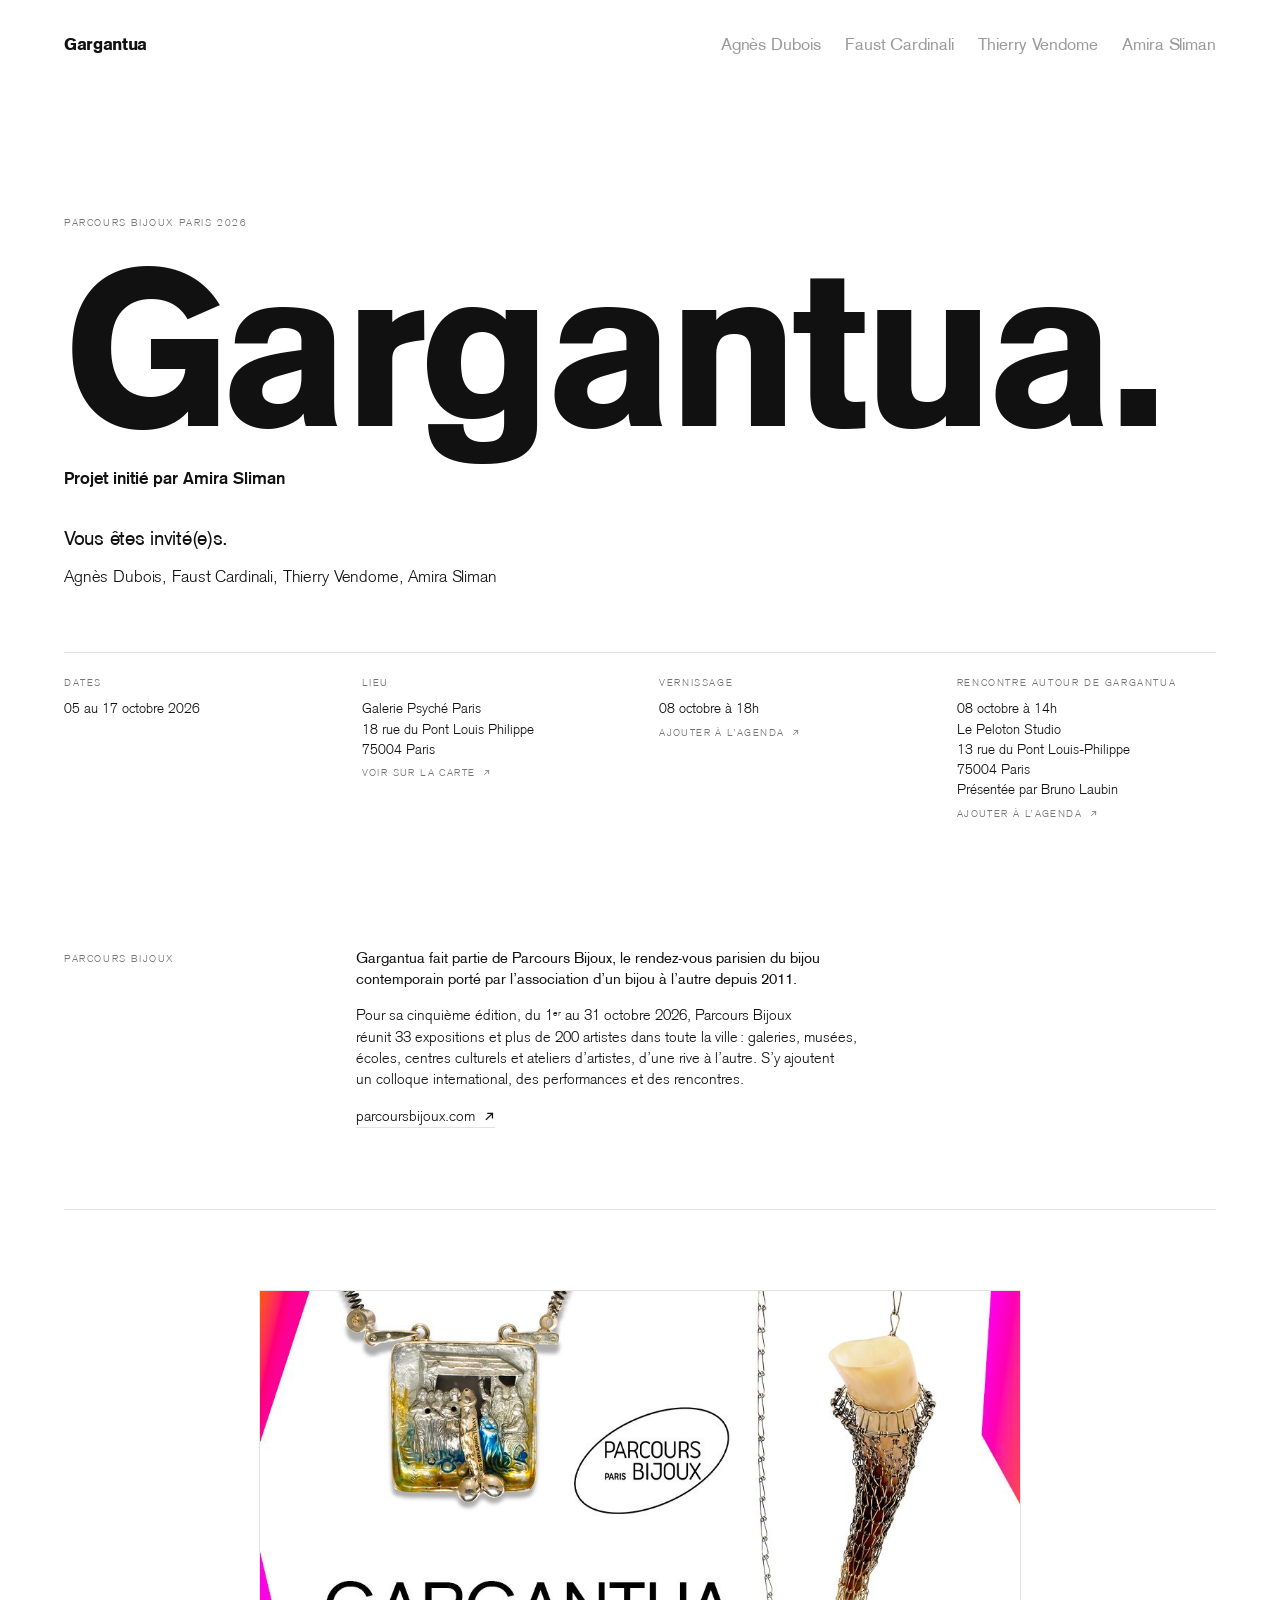
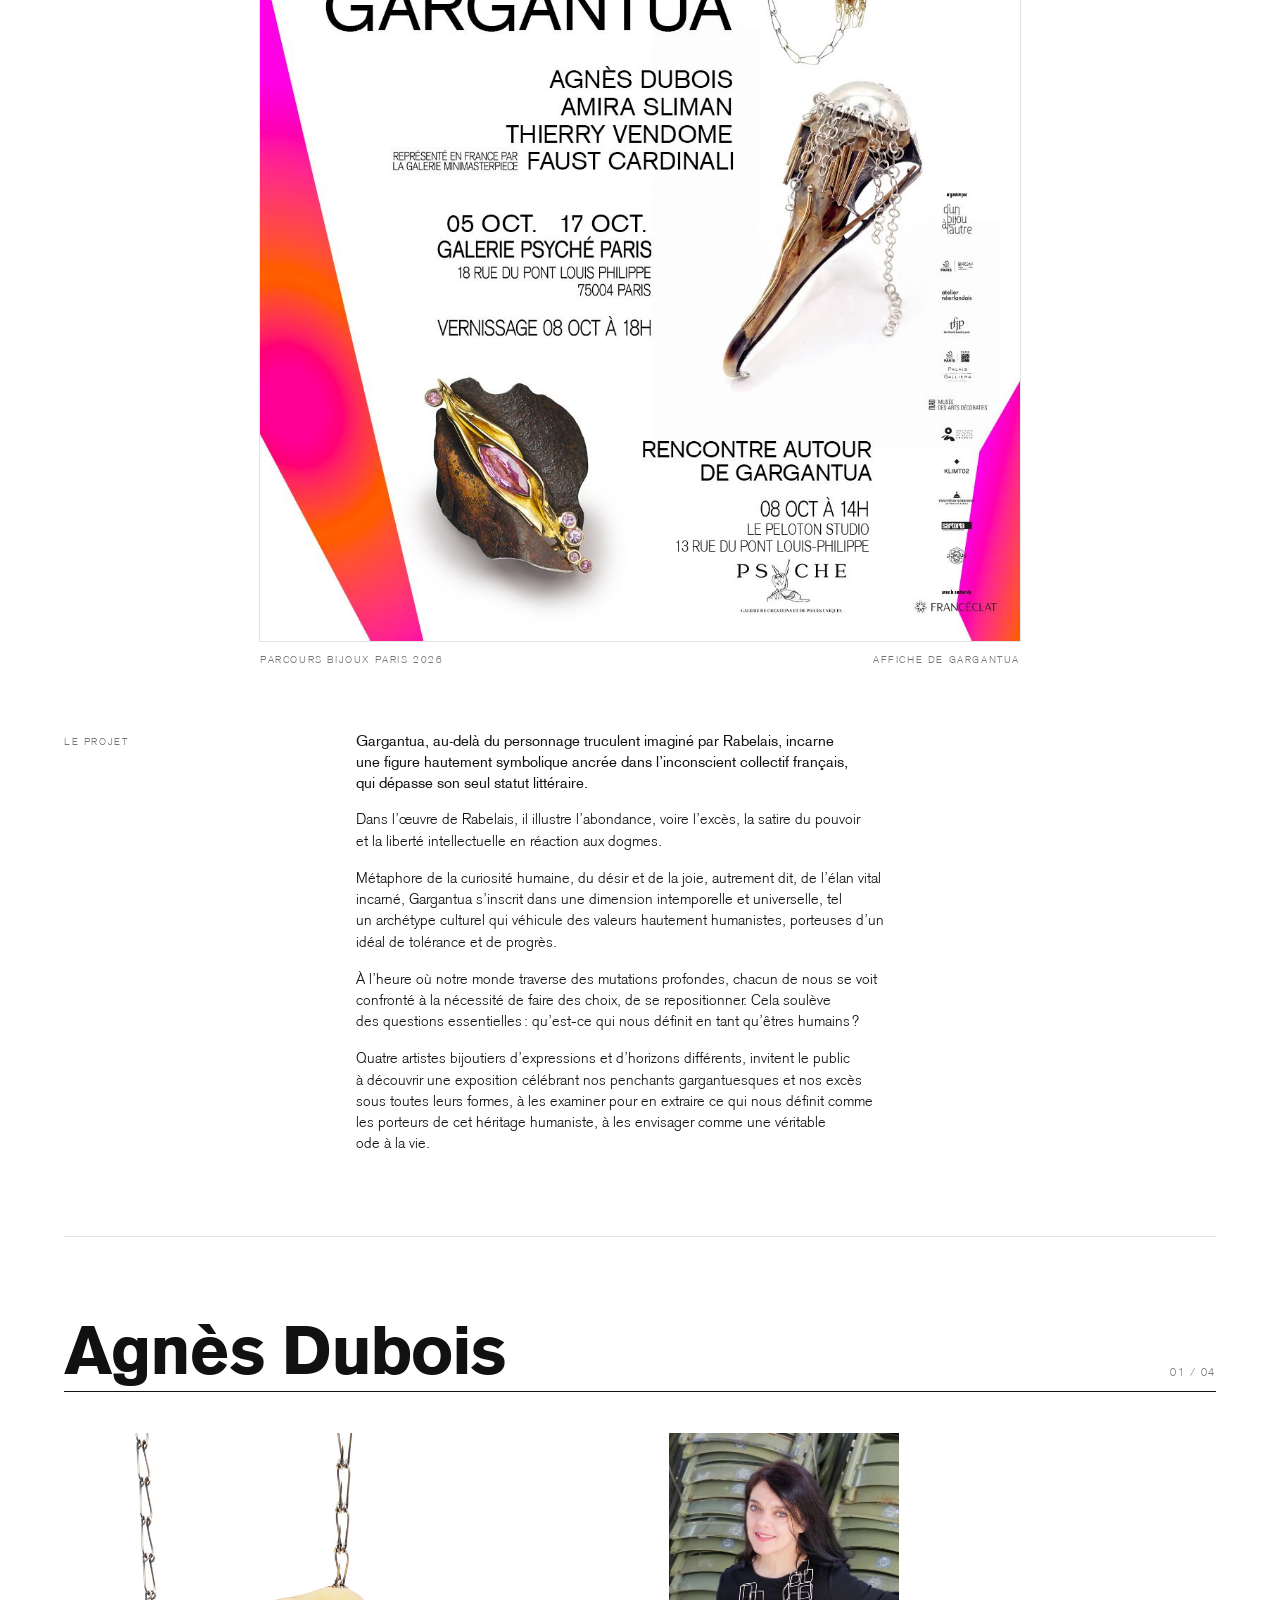
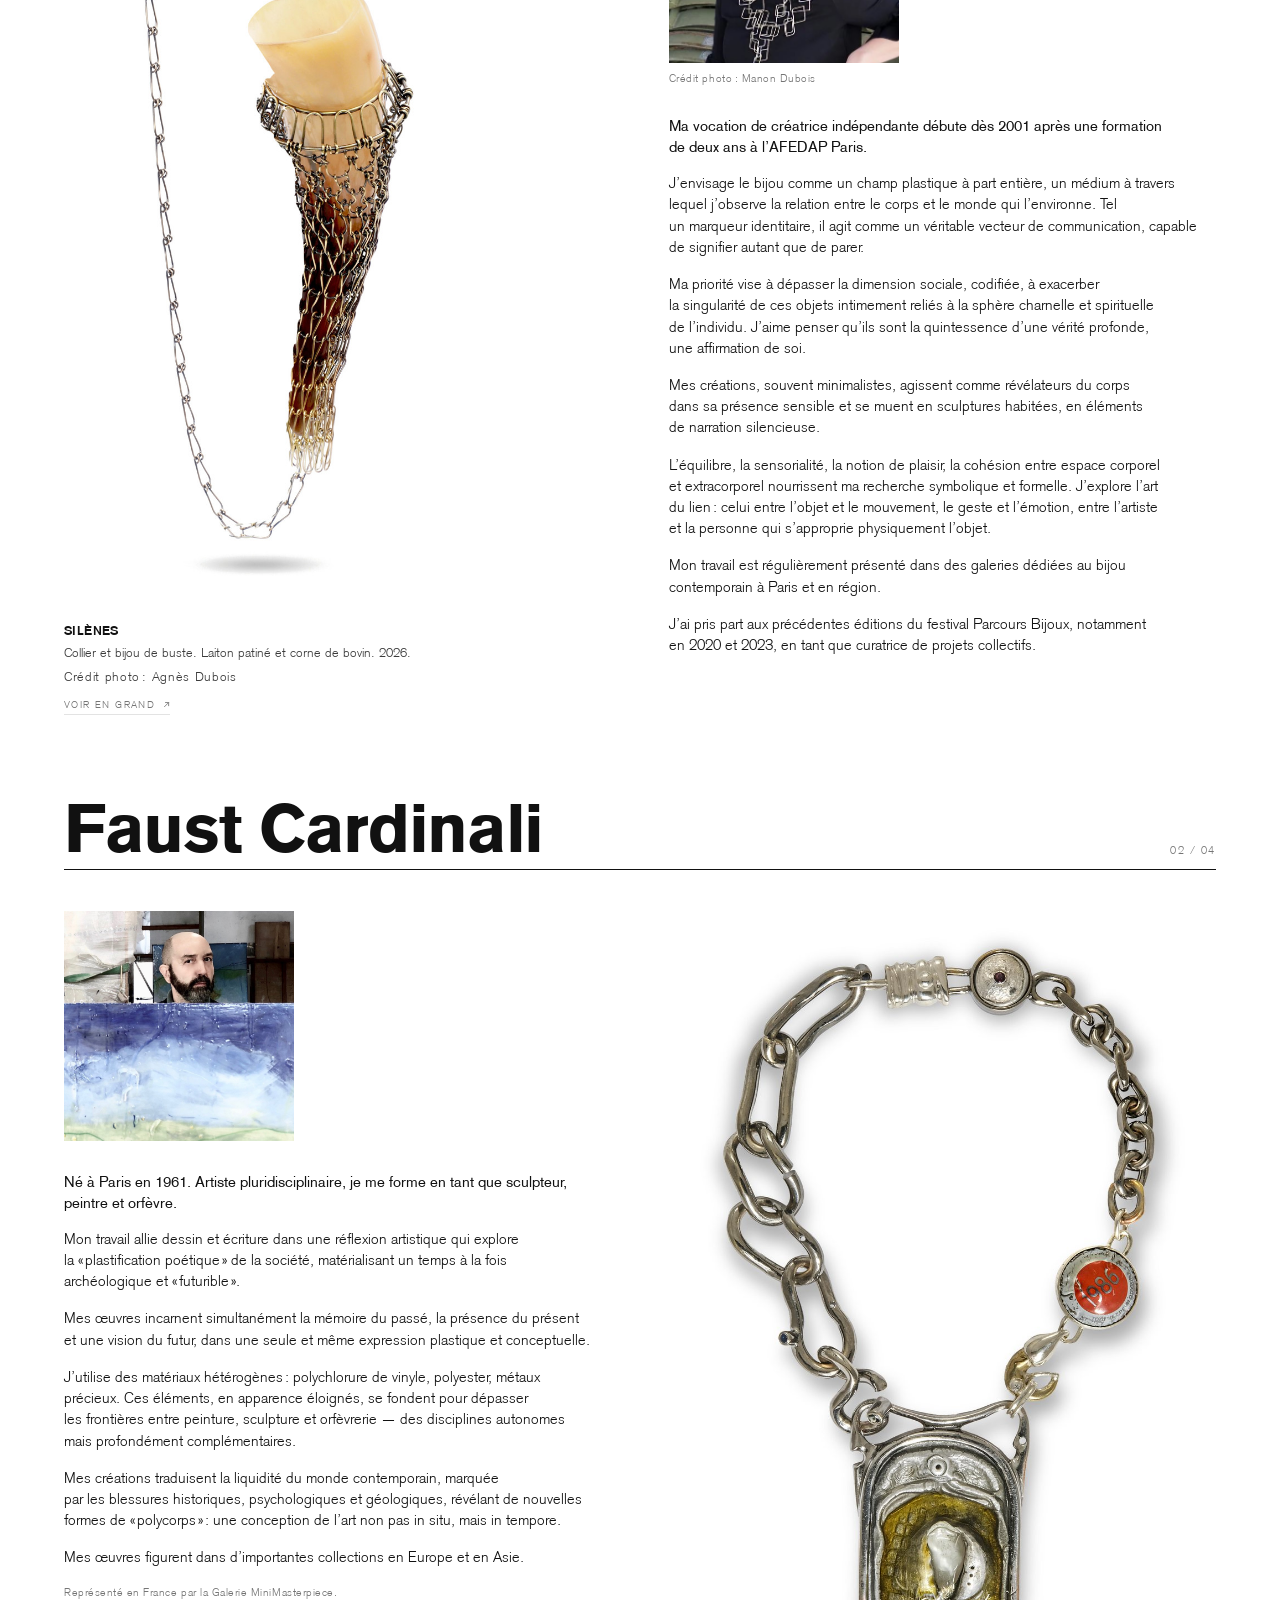
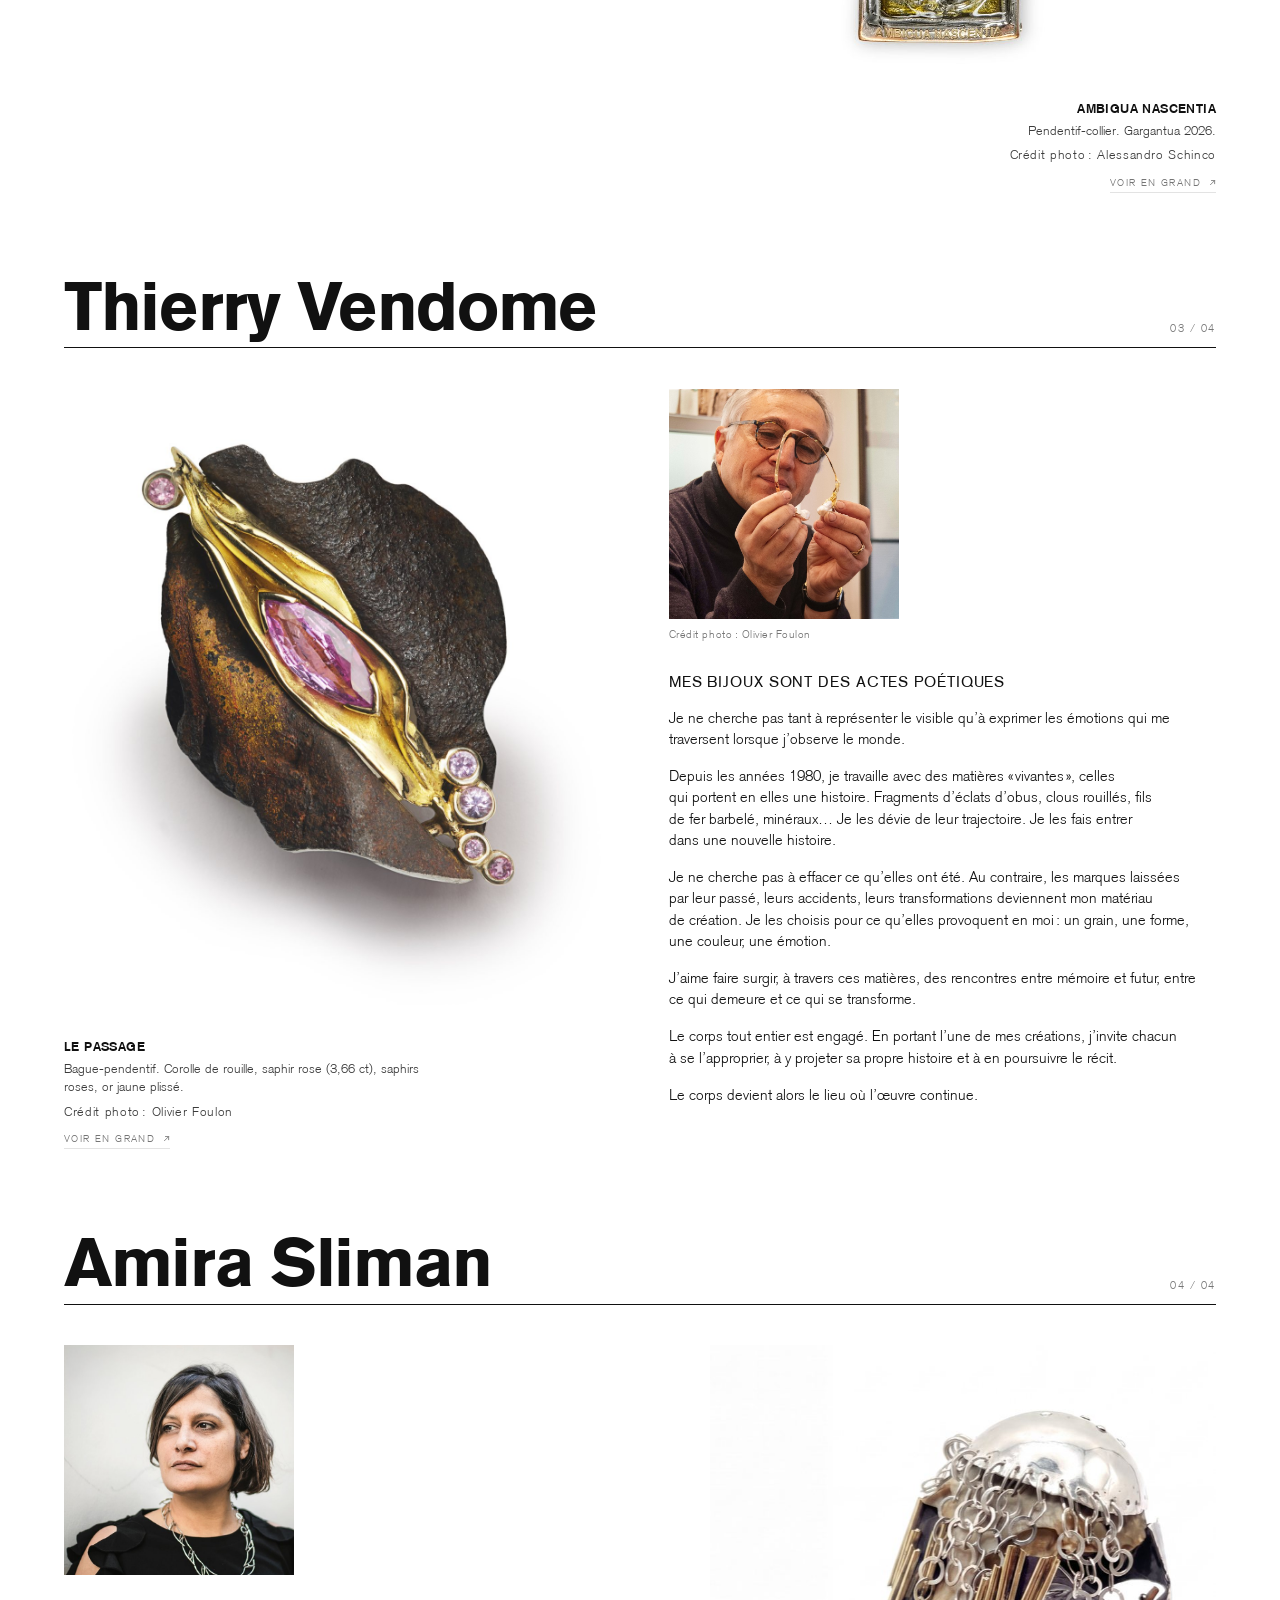
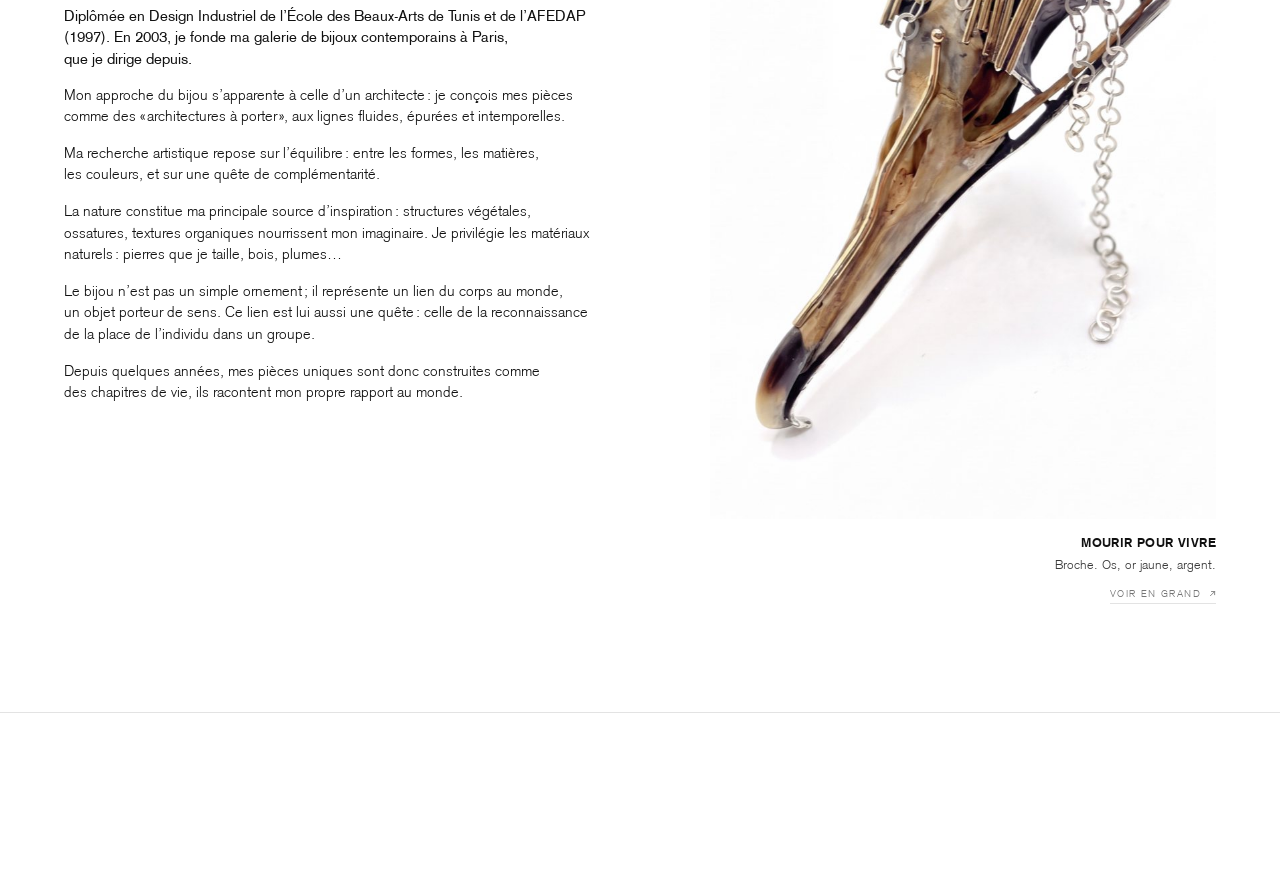
<file: index.html>
<!doctype html>
<html lang="fr">
<head>
<meta charset="utf-8">
<meta name="viewport" content="width=device-width,initial-scale=1,viewport-fit=cover">
<title>Gargantua · Parcours Bijoux 2026</title>
<meta name="description" content="Gargantua. Une proposition pour le Parcours Bijoux 2026, projet initié par Amira Sliman. Agnès Dubois, Faust Cardinali, Thierry Vendome, Amira Sliman. Galerie Psyché Paris, 5 au 17 octobre 2026.">
<meta name="theme-color" content="#ffffff">
<meta property="og:type" content="website">
<meta property="og:title" content="Gargantua · Parcours Bijoux Paris 2026">
<meta property="og:description" content="Vous êtes invité(e)s. Agnès Dubois, Faust Cardinali, Thierry Vendome, Amira Sliman. Galerie Psyché Paris, 05 au 17 octobre 2026. Vernissage le 08 octobre à 18h.">
<meta property="og:locale" content="fr_FR">
<meta property="og:url" content="https://gargantua-paris.github.io/">
<meta property="og:image" content="https://gargantua-paris.github.io/images/affiche/affiche_gargantua.jpg?v=20260930">
<meta property="og:image:width" content="1080">
<meta property="og:image:height" content="1350">
<link rel="icon" type="image/png" sizes="32x32" href="favicon-32.png">
<link rel="icon" type="image/png" sizes="512x512" href="favicon-512.png">
<link rel="apple-touch-icon" href="favicon-180.png">
<link rel="stylesheet" href="style.css?v=20261001b">
<script type="application/ld+json">
{"@context":"https://schema.org","@type":"ExhibitionEvent","name":"Gargantua",
"description":"Exposition de bijou contemporain, Parcours Bijoux Paris 2026. Projet initié par Amira Sliman. Agnès Dubois, Faust Cardinali, Thierry Vendome, Amira Sliman.",
"startDate":"2026-10-05","endDate":"2026-10-17",
"eventStatus":"https://schema.org/EventScheduled","eventAttendanceMode":"https://schema.org/OfflineEventAttendanceMode",
"location":{"@type":"Place","name":"Galerie Psyché Paris","address":{"@type":"PostalAddress","streetAddress":"18 rue du Pont Louis Philippe","postalCode":"75004","addressLocality":"Paris","addressCountry":"FR"}},
"performer":[{"@type":"Person","name":"Agnès Dubois"},{"@type":"Person","name":"Faust Cardinali"},{"@type":"Person","name":"Thierry Vendome"},{"@type":"Person","name":"Amira Sliman"}],
"organizer":{"@type":"Organization","name":"d’un bijou à l’autre"},
"superEvent":{"@type":"Event","name":"Parcours Bijoux Paris 2026","startDate":"2026-10-01","endDate":"2026-10-31","url":"https://www.parcoursbijoux.com"},
"subEvent":[
 {"@type":"Event","name":"Vernissage de Gargantua","startDate":"2026-10-08T18:00:00+02:00","location":{"@type":"Place","name":"Galerie Psyché Paris","address":"18 rue du Pont Louis Philippe, 75004 Paris"}},
 {"@type":"Event","name":"Rencontre autour de Gargantua","startDate":"2026-10-08T14:00:00+02:00","location":{"@type":"Place","name":"Le Peloton Studio","address":"13 rue du Pont Louis-Philippe, 75004 Paris"}}]}
</script>
</head>
<body>
<script>document.documentElement.classList.add('js')</script>

<header class="bar">
 <a class="bar__b" href="#top">Gargantua</a>
 <nav class="bar__n"><a href="#agnes-dubois"><span class="fn">Agnès </span>Dubois</a><a href="#faust-cardinali"><span class="fn">Faust </span>Cardinali</a><a href="#thierry-vendome"><span class="fn">Thierry </span>Vendome</a><a href="#amira-sliman"><span class="fn">Amira </span>Sliman</a></nav>
</header>
<div class="fil" aria-hidden="true">
 <a class="fil__b" href="#top">Gargantua</a>
 <nav class="fil__n"><a href="#agnes-dubois">Agnès Dubois</a><a href="#faust-cardinali">Faust Cardinali</a><a href="#thierry-vendome">Thierry Vendome</a><a href="#amira-sliman">Amira Sliman</a></nav>
</div>

<main>

<section class="hero" id="top">
 <p class="hero__k lbl">Parcours Bijoux Paris 2026</p>
 <h1>Gargantua.</h1>
 <div class="hero__sub">
  <em>Projet initié par Amira Sliman</em>
 </div>

 <p class="invit">Vous êtes invité(e)s.</p>
 <p class="noms"><a href="#agnes-dubois" style="white-space:nowrap">Agnès Dubois</a>, <a href="#faust-cardinali" style="white-space:nowrap">Faust Cardinali</a>, <a href="#thierry-vendome" style="white-space:nowrap">Thierry Vendome</a>, <a href="#amira-sliman" style="white-space:nowrap">Amira Sliman</a></p>

 <div class="meta">
  <div><span class="lbl">Dates</span><p>05 au 17 octobre 2026</p></div>
  <div><span class="lbl">Lieu</span>
   <p><a class="carte" href="https://www.google.com/maps/search/?api=1&amp;query=Galerie+Psych%C3%A9%2C+18+rue+du+Pont+Louis+Philippe%2C+75004+Paris"
         target="_blank" rel="noopener">Galerie Psyché Paris<br>18 rue du Pont Louis Philippe<br>75004 Paris<span class="k">Voir sur la carte <svg class="fl" viewBox="0 0 12 12" aria-hidden="true"><path d="M2.6 9.4 9.4 2.6M4.3 2.6h5.1v5.1"/></svg></span></a></p></div>
  <div><span class="lbl">Vernissage</span><p>08 octobre à 18h</p><a class="k" href="agenda/vernissage.ics">Ajouter à l’agenda <svg class="fl" viewBox="0 0 12 12" aria-hidden="true"><path d="M2.6 9.4 9.4 2.6M4.3 2.6h5.1v5.1"/></svg></a></div>
  <div><span class="lbl">Rencontre autour de Gargantua</span><p>08 octobre à 14h<br>Le Peloton Studio<br>13 rue du Pont <span style="white-space:nowrap">Louis-Philippe</span><br>75004 Paris<br>Présentée par Bruno Laubin</p><a class="k" href="agenda/rencontre.ics">Ajouter à l’agenda <svg class="fl" viewBox="0 0 12 12" aria-hidden="true"><path d="M2.6 9.4 9.4 2.6M4.3 2.6h5.1v5.1"/></svg></a></div>
 </div>
</section>

<section>
 <div class="split">
  <div><span class="lbl">Parcours Bijoux</span></div>
  <div class="prose">
   <p>Gargantua fait partie de Parcours Bijoux, le <span style="white-space:nowrap">rendez-vous</span> parisien du bijou
   contemporain porté par l’association d’un bijou à l’autre depuis 2011.</p>
   <p>Pour sa cinquième édition, du 1<sup>er</sup> au 31 octobre 2026, Parcours Bijoux
   réunit 33 expositions et plus de 200 artistes dans toute la ville : galeries, musées,
   écoles, centres culturels et ateliers d’artistes, d’une rive à l’autre. S’y ajoutent
   un colloque international, des performances et des rencontres.</p>
   <p><a class="lien" href="https://www.parcoursbijoux.com" target="_blank" rel="noopener">parcoursbijoux.com <svg class="fl" viewBox="0 0 12 12" aria-hidden="true"><path d="M2.6 9.4 9.4 2.6M4.3 2.6h5.1v5.1"/></svg></a></p>
  </div>
 </div>
 <div class="rule"></div>
</section>

<section class="affiche">
 <figure>
  <img src="images/affiche/affiche_gargantua.jpg?v=20260930" width="1080" height="1350" alt="Affiche Gargantua, Parcours Bijoux Paris 2026" decoding="async">
  <figcaption><span class="lbl">Parcours Bijoux Paris 2026</span><span class="lbl">Affiche de Gargantua</span></figcaption>
 </figure>
</section>

<section>
 <div class="split">
  <div><span class="lbl">Le projet</span></div>
  <div class="prose"><p>Gargantua, <span style="white-space:nowrap">au-delà</span> du personnage truculent imaginé par Rabelais, incarne une figure hautement symbolique ancrée dans l’inconscient collectif français, qui dépasse son seul statut littéraire.</p><p>Dans l’œuvre de Rabelais, il illustre l’abondance, voire l’excès, la satire du pouvoir et la liberté intellectuelle en réaction aux dogmes.</p><p>Métaphore de la curiosité humaine, du désir et de la joie, autrement dit, de l’élan vital incarné, Gargantua s’inscrit dans une dimension intemporelle et universelle, tel un archétype culturel qui véhicule des valeurs hautement humanistes, porteuses d’un idéal de tolérance et de progrès.</p><p>À l’heure où notre monde traverse des mutations profondes, chacun de nous se voit confronté à la nécessité de faire des choix, de se repositionner. Cela soulève des questions essentielles : qu’<span style="white-space:nowrap">est-ce</span> qui nous définit en tant qu’êtres humains ?</p><p>Quatre artistes bijoutiers d’expressions et d’horizons différents, invitent le public à découvrir une exposition célébrant nos penchants gargantuesques et nos excès sous toutes leurs formes, à les examiner pour en extraire ce qui nous définit comme les porteurs de cet héritage humaniste, à les envisager comme une véritable ode à la vie.</p></div>
 </div>
 <div class="rule"></div>
</section>


<section class="artiste" id="agnes-dubois">
 <div class="artiste__h"><h2>Agnès Dubois</h2><span>01 / 04</span></div>
 <div class="piece">
  <figure class="piece__im" role="button" tabindex="0" aria-label="Voir SILÈNES en grand"
          data-full="images/oeuvres/agnes-dubois_04_silenes_blanc.jpg" data-bg="#ffffff" data-titre="SILÈNES" data-mat="Collier et bijou de buste. Laiton patiné et corne de bovin. 2026." data-cred="Crédit photo : Agnès Dubois" data-nom="Agnès Dubois">
   <img src="images/oeuvres/agnes-dubois_04_silenes_m_blanc.jpg" width="694" height="1400" alt="SILÈNES, Agnès Dubois" loading="lazy" decoding="async">
   <figcaption>
    <h3>SILÈNES</h3>
    <p>Collier et bijou de buste. Laiton patiné et corne de bovin. 2026.</p>
    <p class="credit">Crédit photo : Agnès Dubois</p>
    <span class="zoom">Voir en grand <svg class="fl" viewBox="0 0 12 12" aria-hidden="true"><path d="M2.6 9.4 9.4 2.6M4.3 2.6h5.1v5.1"/></svg></span>
   </figcaption>
  </figure>
  <div class="piece__t">
   <figure class="pf"><img src="images/portraits/agnes-dubois.jpg" srcset="images/portraits/agnes-dubois.jpg 485w" style="--fp:50% 0%" sizes="(max-width:620px) calc(100vw - 40px), 230px" width="485" height="550" alt="Portrait de Agnès Dubois" loading="lazy" decoding="async"><figcaption><p class="credit">Crédit photo : Manon Dubois</p></figcaption></figure>
   <div class="prose"><p>Ma vocation de créatrice indépendante débute dès 2001 après une formation de deux ans à l’AFEDAP Paris.</p><p>J’envisage le bijou comme un champ plastique à part entière, un médium à travers lequel j’observe la relation entre le corps et le monde qui l’environne. Tel un marqueur identitaire, il agit comme un véritable vecteur de communication, capable de signifier autant que de parer.</p><p>Ma priorité vise à dépasser la dimension sociale, codifiée, à exacerber la singularité de ces objets intimement reliés à la sphère charnelle et spirituelle de l’individu. J’aime penser qu’ils sont la quintessence d’une vérité profonde, une affirmation de soi.</p><p>Mes créations, souvent minimalistes, agissent comme révélateurs du corps dans sa présence sensible et se muent en sculptures habitées, en éléments de narration silencieuse.</p><p>L’équilibre, la sensorialité, la notion de plaisir, la cohésion entre espace corporel et extracorporel nourrissent ma recherche symbolique et formelle. J’explore l’art du lien : celui entre l’objet et le mouvement, le geste et l’émotion, entre l’artiste et la personne qui s’approprie physiquement l’objet.</p><p>Mon travail est régulièrement présenté dans des galeries dédiées au bijou contemporain à Paris et en région.</p><p>J’ai pris part aux précédentes éditions du festival Parcours Bijoux, notamment en 2020 et 2023, en tant que curatrice de projets collectifs.</p></div>
  </div>
 </div>
</section>
<section class="artiste" id="faust-cardinali">
 <div class="artiste__h"><h2>Faust Cardinali</h2><span>02 / 04</span></div>
 <div class="piece piece--inv">
  <figure class="piece__im" role="button" tabindex="0" aria-label="Voir AMBIGUA NASCENTIA en grand"
          data-full="images/oeuvres/faust-cardinali_02_ambigua-nascentia.jpg" data-bg="#ffffff" data-titre="AMBIGUA NASCENTIA" data-mat="Pendentif-collier. Gargantua 2026." data-cred="Crédit photo : Alessandro Schinco" data-nom="Faust Cardinali">
   <img src="images/oeuvres/faust-cardinali_02_ambigua-nascentia_m.jpg" width="958" height="1400" alt="AMBIGUA NASCENTIA, Faust Cardinali" loading="lazy" decoding="async">
   <figcaption>
    <h3>AMBIGUA NASCENTIA</h3>
    <p><span style="white-space:nowrap">Pendentif-collier</span>. Gargantua 2026.</p>
    <p class="credit">Crédit photo : Alessandro Schinco</p>
    <span class="zoom">Voir en grand <svg class="fl" viewBox="0 0 12 12" aria-hidden="true"><path d="M2.6 9.4 9.4 2.6M4.3 2.6h5.1v5.1"/></svg></span>
   </figcaption>
  </figure>
  <div class="piece__t">
   <figure class="pf"><img src="images/portraits/faust-cardinali.jpg" srcset="images/portraits/faust-cardinali.jpg 820w, images/portraits/faust_cardinali.jpg 1080w" style="--fp:50% 50%" sizes="(max-width:620px) calc(100vw - 40px), 230px" width="820" height="820" alt="Portrait de Faust Cardinali" loading="lazy" decoding="async"></figure>
   <div class="prose"><p>Né à Paris en 1961. Artiste pluridisciplinaire, je me forme en tant que sculpteur, peintre et orfèvre.</p><p>Mon travail allie dessin et écriture dans une réflexion artistique qui explore la « plastification poétique » de la société, matérialisant un temps à la fois archéologique et « futurible ».</p><p>Mes œuvres incarnent simultanément la mémoire du passé, la présence du présent et une vision du futur, dans une seule et même expression plastique et conceptuelle.</p><p>J’utilise des matériaux hétérogènes : polychlorure de vinyle, polyester, métaux précieux. Ces éléments, en apparence éloignés, se fondent pour dépasser les frontières entre peinture, sculpture et orfèvrerie — des disciplines autonomes mais profondément complémentaires.</p><p>Mes créations traduisent la liquidité du monde contemporain, marquée par les blessures historiques, psychologiques et géologiques, révélant de nouvelles formes de « polycorps » : une conception de l’art non pas in situ, mais in tempore.</p><p>Mes œuvres figurent dans d’importantes collections en Europe et en Asie.</p><p class="credit" style="margin-top:16px">Représenté en France par la Galerie MiniMasterpiece.</p></div>
  </div>
 </div>
</section>
<section class="artiste" id="thierry-vendome">
 <div class="artiste__h"><h2>Thierry Vendome</h2><span>03 / 04</span></div>
 <div class="piece">
  <figure class="piece__im" role="button" tabindex="0" aria-label="Voir LE PASSAGE en grand"
          data-full="images/oeuvres/thierry-vendome_01_le-passage.jpg" data-bg="#ffffff" data-titre="LE PASSAGE" data-mat="Bague-pendentif. Corolle de rouille, saphir rose (3,66 ct), saphirs roses, or jaune plissé." data-cred="Crédit photo : Olivier Foulon" data-nom="Thierry Vendome">
   <img src="images/oeuvres/thierry-vendome_01_le-passage_m.jpg" width="1208" height="1400" alt="LE PASSAGE, Thierry Vendome" loading="lazy" decoding="async">
   <figcaption>
    <h3>LE PASSAGE</h3>
    <p><span style="white-space:nowrap">Bague-pendentif</span>. Corolle de rouille, saphir rose (3,66 ct), saphirs roses, or jaune plissé.</p>
    <p class="credit">Crédit photo : Olivier Foulon</p>
    <span class="zoom">Voir en grand <svg class="fl" viewBox="0 0 12 12" aria-hidden="true"><path d="M2.6 9.4 9.4 2.6M4.3 2.6h5.1v5.1"/></svg></span>
   </figcaption>
  </figure>
  <div class="piece__t">
   <figure class="pf"><img src="images/portraits/thierry-vendome.jpg" srcset="images/portraits/thierry-vendome.jpg 1100w, images/portraits/thierry_vendome.jpg 1600w" style="--fp:16% 50%" sizes="(max-width:620px) calc(100vw - 40px), 230px" width="1100" height="825" alt="Portrait de Thierry Vendome" loading="lazy" decoding="async"><figcaption><p class="credit">Crédit photo : Olivier Foulon</p></figcaption></figure>
   <div class="prose"><p><span class="up">MES BIJOUX SONT DES ACTES POÉTIQUES</span></p><p>Je ne cherche pas tant à représenter le visible qu’à exprimer les émotions qui me traversent lorsque j’observe le monde.</p><p>Depuis les années 1980, je travaille avec des matières « vivantes », celles qui portent en elles une histoire. Fragments d’éclats d’obus, clous rouillés, fils de fer barbelé, minéraux… Je les dévie de leur trajectoire. Je les fais entrer dans une nouvelle histoire.</p><p>Je ne cherche pas à effacer ce qu’elles ont été. Au contraire, les marques laissées par leur passé, leurs accidents, leurs transformations deviennent mon matériau de création. Je les choisis pour ce qu’elles provoquent en moi : un grain, une forme, une couleur, une émotion.</p><p>J’aime faire surgir, à travers ces matières, des rencontres entre mémoire et futur, entre ce qui demeure et ce qui se transforme.</p><p>Le corps tout entier est engagé. En portant l’une de mes créations, j’invite chacun à se l’approprier, à y projeter sa propre histoire et à en poursuivre le récit.</p><p>Le corps devient alors le lieu où l’œuvre continue.</p></div>
  </div>
 </div>
</section>
<section class="artiste" id="amira-sliman">
 <div class="artiste__h"><h2>Amira Sliman</h2><span>04 / 04</span></div>
 <div class="piece piece--inv">
  <figure class="piece__im" role="button" tabindex="0" aria-label="Voir MOURIR POUR VIVRE en grand"
          data-full="images/oeuvres/amira-sliman_01_mourir-pour-vivre.jpg" data-bg="#fdfdfd" data-titre="MOURIR POUR VIVRE" data-mat="Broche. Os, or jaune, argent." data-cred="" data-nom="Amira Sliman">
   <img src="images/oeuvres/amira-sliman_01_mourir-pour-vivre_m.jpg" width="756" height="1157" alt="MOURIR POUR VIVRE, Amira Sliman" loading="lazy" decoding="async">
   <figcaption>
    <h3>MOURIR POUR VIVRE</h3>
    <p>Broche. Os, or jaune, argent.</p>
    
    <span class="zoom">Voir en grand <svg class="fl" viewBox="0 0 12 12" aria-hidden="true"><path d="M2.6 9.4 9.4 2.6M4.3 2.6h5.1v5.1"/></svg></span>
   </figcaption>
  </figure>
  <div class="piece__t">
   <figure class="pf"><img src="images/portraits/amira-sliman.jpg" srcset="images/portraits/amira-sliman.jpg 656w, images/portraits/amira_sliman.jpg 1080w" style="--fp:50% 24%" sizes="(max-width:620px) calc(100vw - 40px), 230px" width="656" height="820" alt="Portrait de Amira Sliman" loading="lazy" decoding="async"></figure>
   <div class="prose"><p>Diplômée en Design Industriel de l’École des <span style="white-space:nowrap">Beaux-Arts</span> de Tunis et de l’AFEDAP (1997). En 2003, je fonde ma galerie de bijoux contemporains à Paris, que je dirige depuis.</p><p>Mon approche du bijou s’apparente à celle d’un architecte : je conçois mes pièces comme des « architectures à porter », aux lignes fluides, épurées et intemporelles.</p><p>Ma recherche artistique repose sur l’équilibre : entre les formes, les matières, les couleurs, et sur une quête de complémentarité.</p><p>La nature constitue ma principale source d’inspiration : structures végétales, ossatures, textures organiques nourrissent mon imaginaire. Je privilégie les matériaux naturels : pierres que je taille, bois, plumes…</p><p>Le bijou n’est pas un simple ornement ; il représente un lien du corps au monde, un objet porteur de sens. Ce lien est lui aussi une quête : celle de la reconnaissance de la place de l’individu dans un groupe.</p><p>Depuis quelques années, mes pièces uniques sont donc construites comme des chapitres de vie, ils racontent mon propre rapport au monde.</p></div>
  </div>
 </div>
</section>

</main>

<div class="vue" id="vue" hidden>
 <span class="lbl vue__k" id="vueK"></span>
 <button class="vue__x" aria-label="Fermer">&#215;</button>
 <div class="vue__s"><img id="vueIm" alt=""></div>
 <div class="vue__c">
  <div><h3 id="vueT"></h3><p id="vueM"></p><p class="credit" id="vueC"></p></div>
  <div class="vue__n">
   <button type="button" id="vuePrec" aria-label="Pièce précédente"><svg viewBox="0 0 18 18" aria-hidden="true"><path d="M11.5 3 5.5 9l6 6"/></svg></button>
   <button type="button" id="vueSuiv" aria-label="Pièce suivante"><svg viewBox="0 0 18 18" aria-hidden="true"><path d="M6.5 3l6 6-6 6"/></svg></button>
  </div>
 </div>
</div>

<footer>
 <div class="foot">
  <div><span class="lbl">Exposition</span><p>Gargantua<br>05 au 17 octobre 2026<br>Galerie Psyché Paris</p></div>
<div class="foot__ig">
   <span class="lbl">Instagram</span>
   <div class="igs">
    <a class="ig" href="https://www.instagram.com/agnes.dubois.bijoux/" target="_blank" rel="noopener">
     <svg viewBox="0 0 24 24" aria-hidden="true"><rect x="2.4" y="2.4" width="19.2" height="19.2" rx="5.4"/><circle cx="12" cy="12" r="4.6"/><circle class="d" cx="17.6" cy="6.4" r="1.15"/></svg>
     <span class="ig__n">Agnès Dubois</span><span class="ig__h">@agnes.dubois.bijoux</span></a>
    <a class="ig" href="https://www.instagram.com/faustcardinali/" target="_blank" rel="noopener">
     <svg viewBox="0 0 24 24" aria-hidden="true"><rect x="2.4" y="2.4" width="19.2" height="19.2" rx="5.4"/><circle cx="12" cy="12" r="4.6"/><circle class="d" cx="17.6" cy="6.4" r="1.15"/></svg>
     <span class="ig__n">Faust Cardinali</span><span class="ig__h">@faustcardinali</span></a>
    <a class="ig" href="https://www.instagram.com/thierry_vendome/" target="_blank" rel="noopener">
     <svg viewBox="0 0 24 24" aria-hidden="true"><rect x="2.4" y="2.4" width="19.2" height="19.2" rx="5.4"/><circle cx="12" cy="12" r="4.6"/><circle class="d" cx="17.6" cy="6.4" r="1.15"/></svg>
     <span class="ig__n">Thierry Vendome</span><span class="ig__h">@thierry_vendome</span></a>
    <a class="ig" href="https://www.instagram.com/amiraslimanjewellery/" target="_blank" rel="noopener">
     <svg viewBox="0 0 24 24" aria-hidden="true"><rect x="2.4" y="2.4" width="19.2" height="19.2" rx="5.4"/><circle cx="12" cy="12" r="4.6"/><circle class="d" cx="17.6" cy="6.4" r="1.15"/></svg>
     <span class="ig__n">Amira Sliman</span><span class="ig__h">@amiraslimanjewellery</span></a>
   </div>
  </div>
 </div>
</footer>

<script>
/* barre : compacte et blanche une fois la page defilee ; fil du telephone apres le hero */
const bar=document.querySelector('.bar'),fil=document.querySelector('.fil'),hero=document.getElementById('top');
function defile(){
  const y=scrollY;
  bar.classList.toggle('on',y>24);
  fil.classList.toggle('on',y>hero.offsetTop+hero.offsetHeight-140);
}
addEventListener('scroll',defile,{passive:true}); defile();

/* apparitions au defilement */
const rv=[...document.querySelectorAll('.split,.affiche figure,.artiste__h,.piece__im,.piece__t,.foot')];
rv.forEach(e=>e.classList.add('rv'));
const ro=new IntersectionObserver(es=>es.forEach(e=>{
  if(e.isIntersecting){e.target.classList.add('on');ro.unobserve(e.target);}
}),{rootMargin:'0px 0px -6% 0px',threshold:.04});
rv.forEach(e=>ro.observe(e));

/* visionneuse plein ecran, les quatre pieces a la suite */
const vue=document.getElementById('vue'),vueIm=document.getElementById('vueIm'),
      pieces=[...document.querySelectorAll('.piece__im')];
let cur=-1,lastFocus=null;
function charger(i){ const im=new Image(); im.src=pieces[(i+pieces.length)%pieces.length].dataset.full; }
function montrer(i){
  cur=(i+pieces.length)%pieces.length; const f=pieces[cur];
  vueIm.src=f.dataset.full; vueIm.alt=f.dataset.titre+', '+f.dataset.nom;
  vue.style.background=f.dataset.bg;
  document.getElementById('vueK').textContent=String(cur+1).padStart(2,'0')+' / '+String(pieces.length).padStart(2,'0')+'\u2002'+f.dataset.nom;
  document.getElementById('vueT').textContent=f.dataset.titre;
  document.getElementById('vueM').textContent=f.dataset.mat;
  document.getElementById('vueC').textContent=f.dataset.cred||'';
  charger(cur+1); charger(cur-1);
}
function ouvrir(f){
  lastFocus=f; montrer(pieces.indexOf(f));
  vue.hidden=false; document.body.style.overflow='hidden';
  vue.querySelector('.vue__x').focus();
}
function fermer(){ vue.hidden=true; vueIm.removeAttribute('src'); document.body.style.overflow='';
  if(lastFocus) lastFocus.focus(); }
pieces.forEach(f=>{
  f.addEventListener('click',e=>{ if(!e.target.closest('.credit')) ouvrir(f); });
  f.addEventListener('keydown',e=>{ if(e.key==='Enter'||e.key===' '){e.preventDefault();ouvrir(f);} });
});
vue.addEventListener('click',e=>{ if(!e.target.closest('.vue__c')) fermer(); });
document.getElementById('vuePrec').addEventListener('click',()=>montrer(cur-1));
document.getElementById('vueSuiv').addEventListener('click',()=>montrer(cur+1));
addEventListener('keydown',e=>{
  if(vue.hidden) return;
  if(e.key==='Escape') fermer();
  else if(e.key==='ArrowRight') montrer(cur+1);
  else if(e.key==='ArrowLeft') montrer(cur-1);
});
let tx=null;
vue.addEventListener('touchstart',e=>{ tx=e.changedTouches[0].clientX; },{passive:true});
vue.addEventListener('touchend',e=>{
  if(tx===null) return; const dx=e.changedTouches[0].clientX-tx; tx=null;
  if(Math.abs(dx)>56){ montrer(dx<0?cur+1:cur-1); }
},{passive:true});

/* nom actif dans la barre et dans le fil */
const links=[...document.querySelectorAll('.bar__n a')],fils=[...document.querySelectorAll('.fil__n a')];
const secs=links.map(a=>document.querySelector(a.getAttribute('href')));
const dedans=new Set();
const io=new IntersectionObserver(es=>{
  es.forEach(e=>{
    const i=secs.indexOf(e.target);
    if(i<0)return;
    e.isIntersecting?dedans.add(i):dedans.delete(i);
  });
  const a=dedans.size?Math.max(...dedans):-1;   /* aucun nom souligne hors des sections artistes */
  links.forEach((l,i)=>l.classList.toggle('on',i===a));fils.forEach((l,i)=>l.classList.toggle('on',i===a));
},{rootMargin:'-45% 0px -50% 0px',threshold:0});
secs.forEach(s=>s&&io.observe(s));
</script>

</body>
</html>
</file>
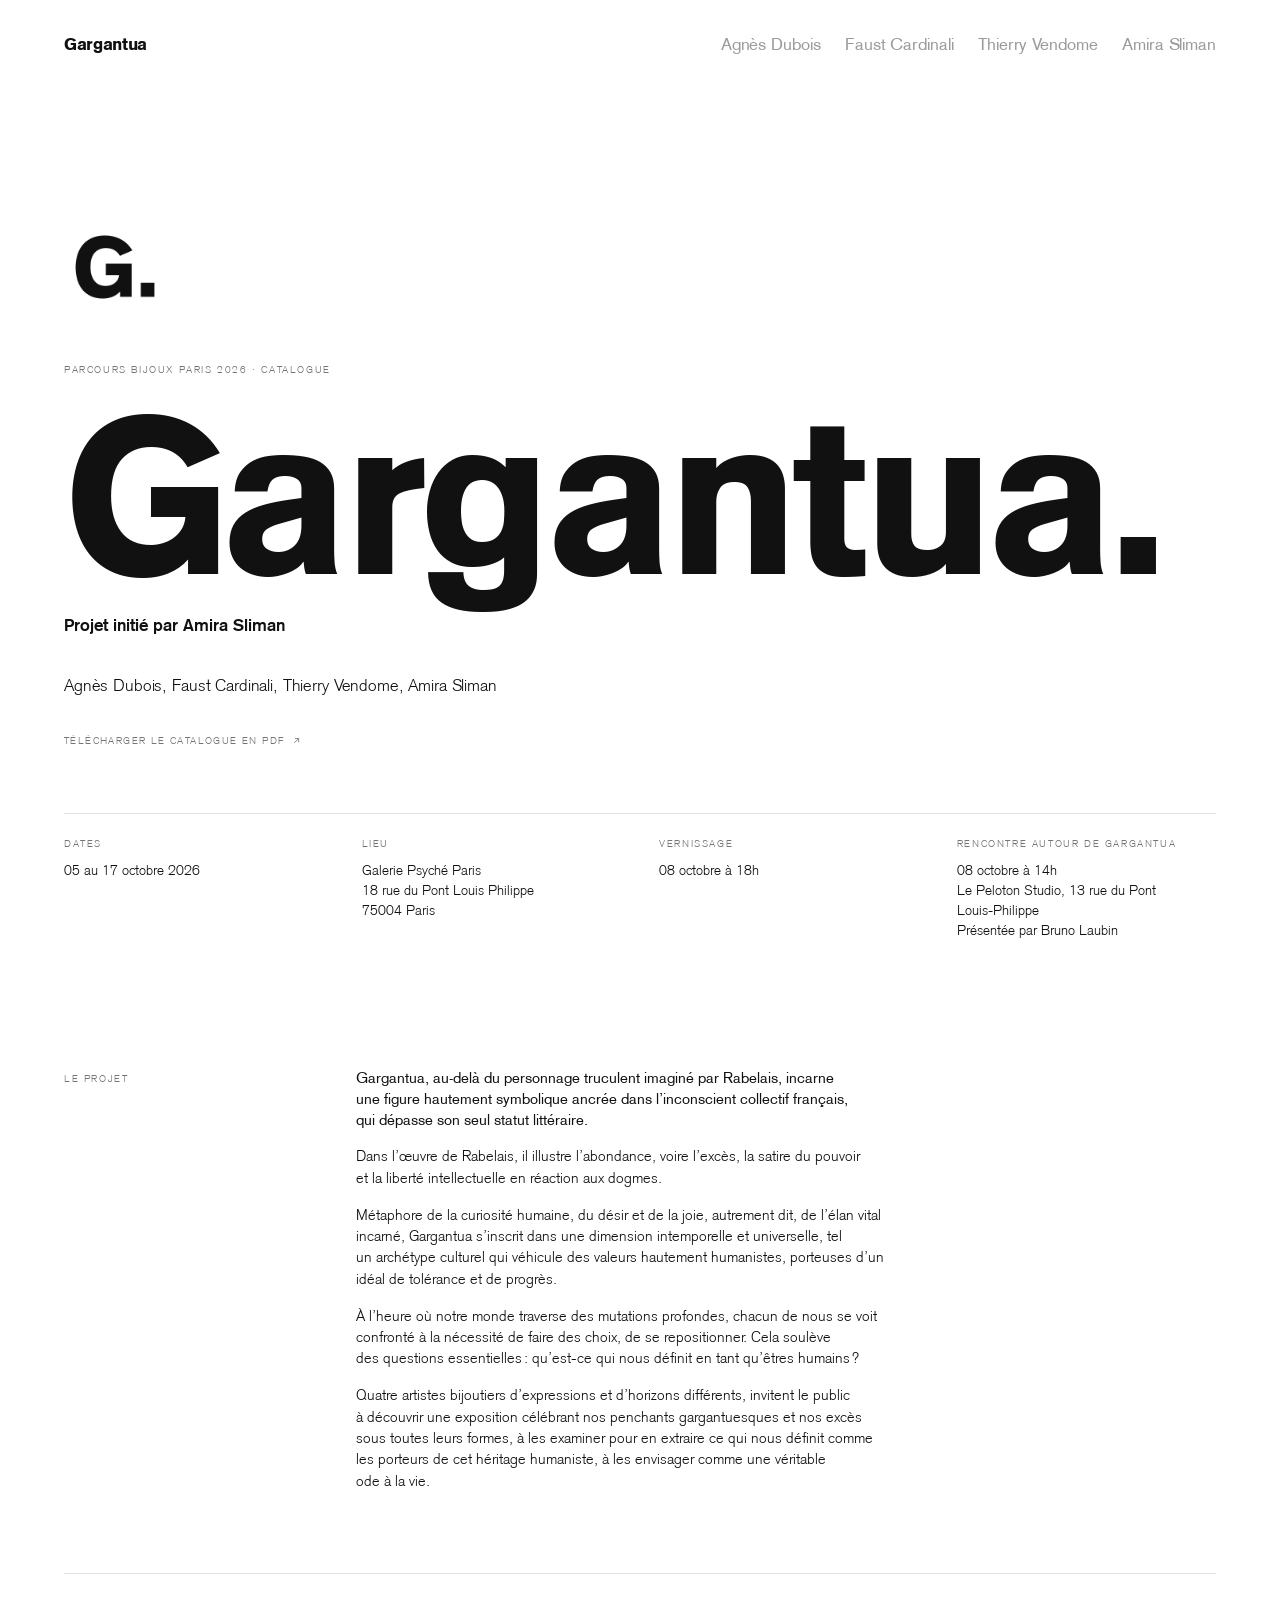
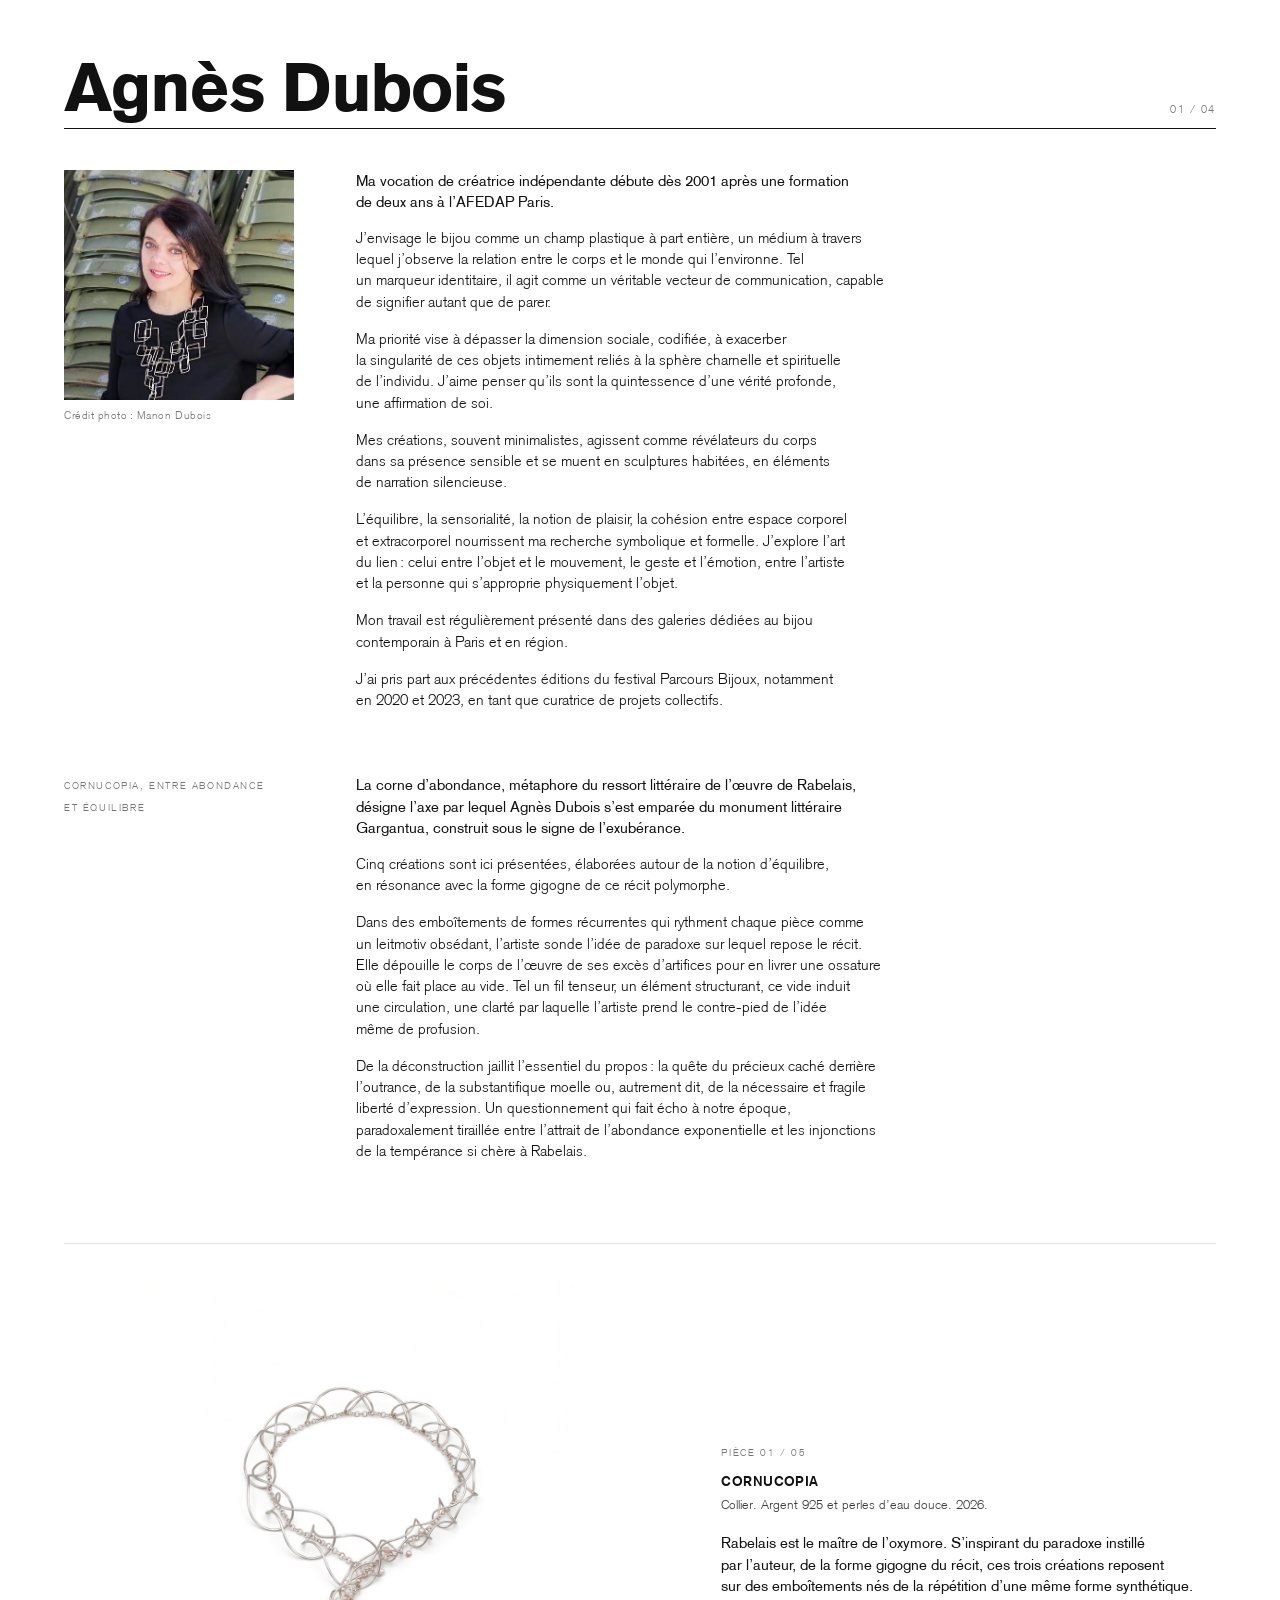
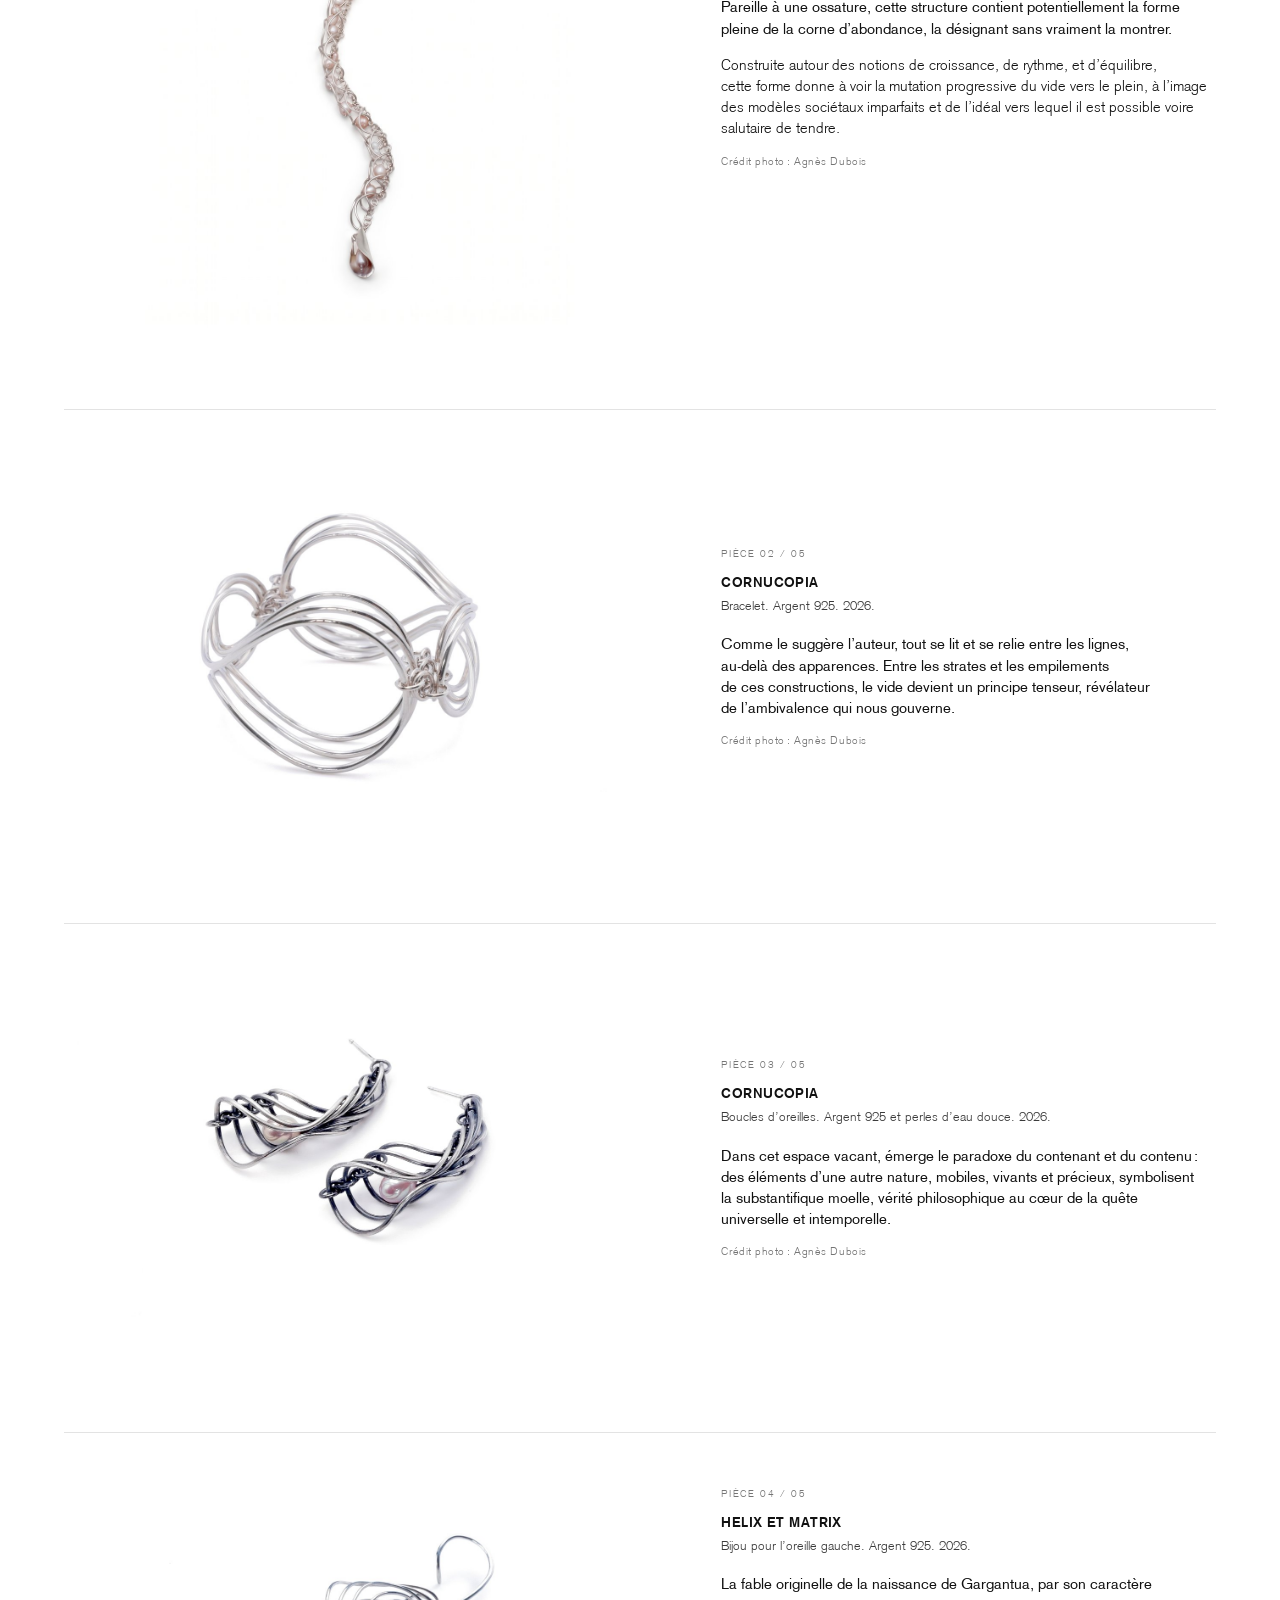
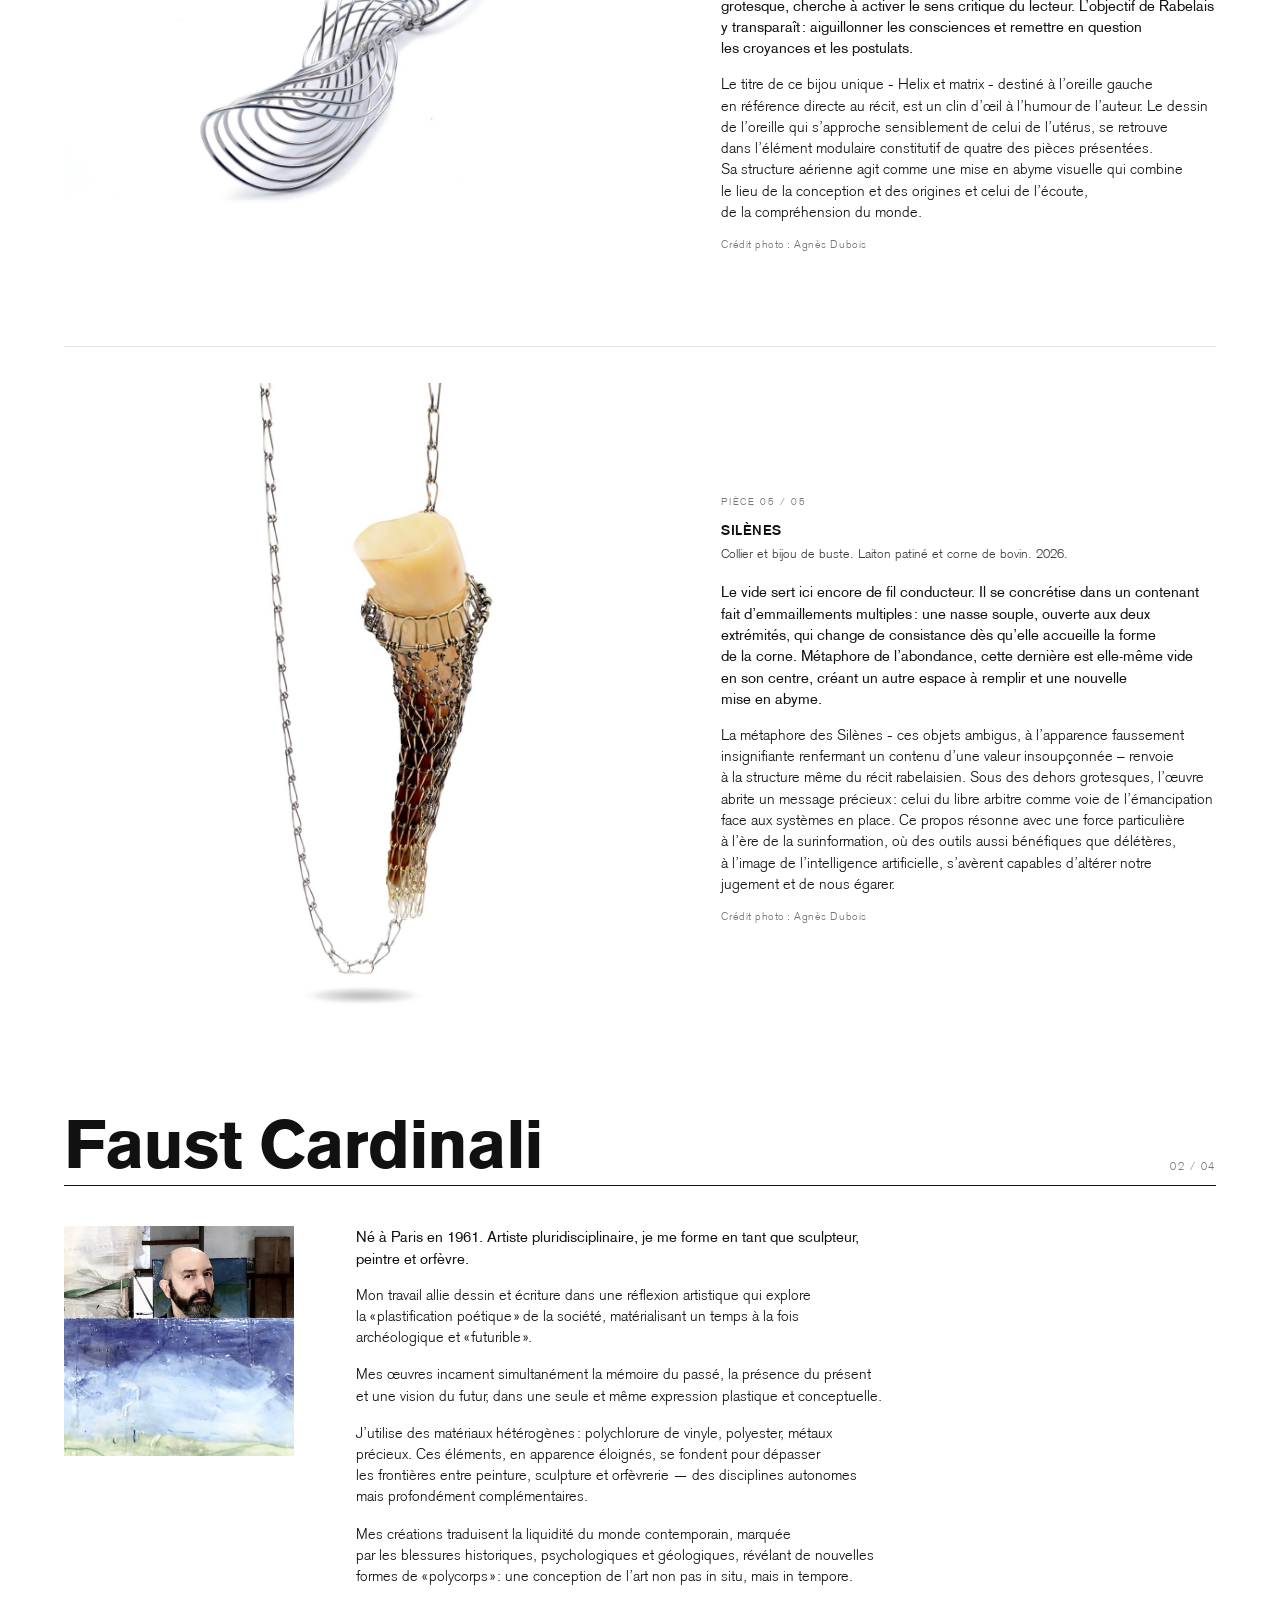
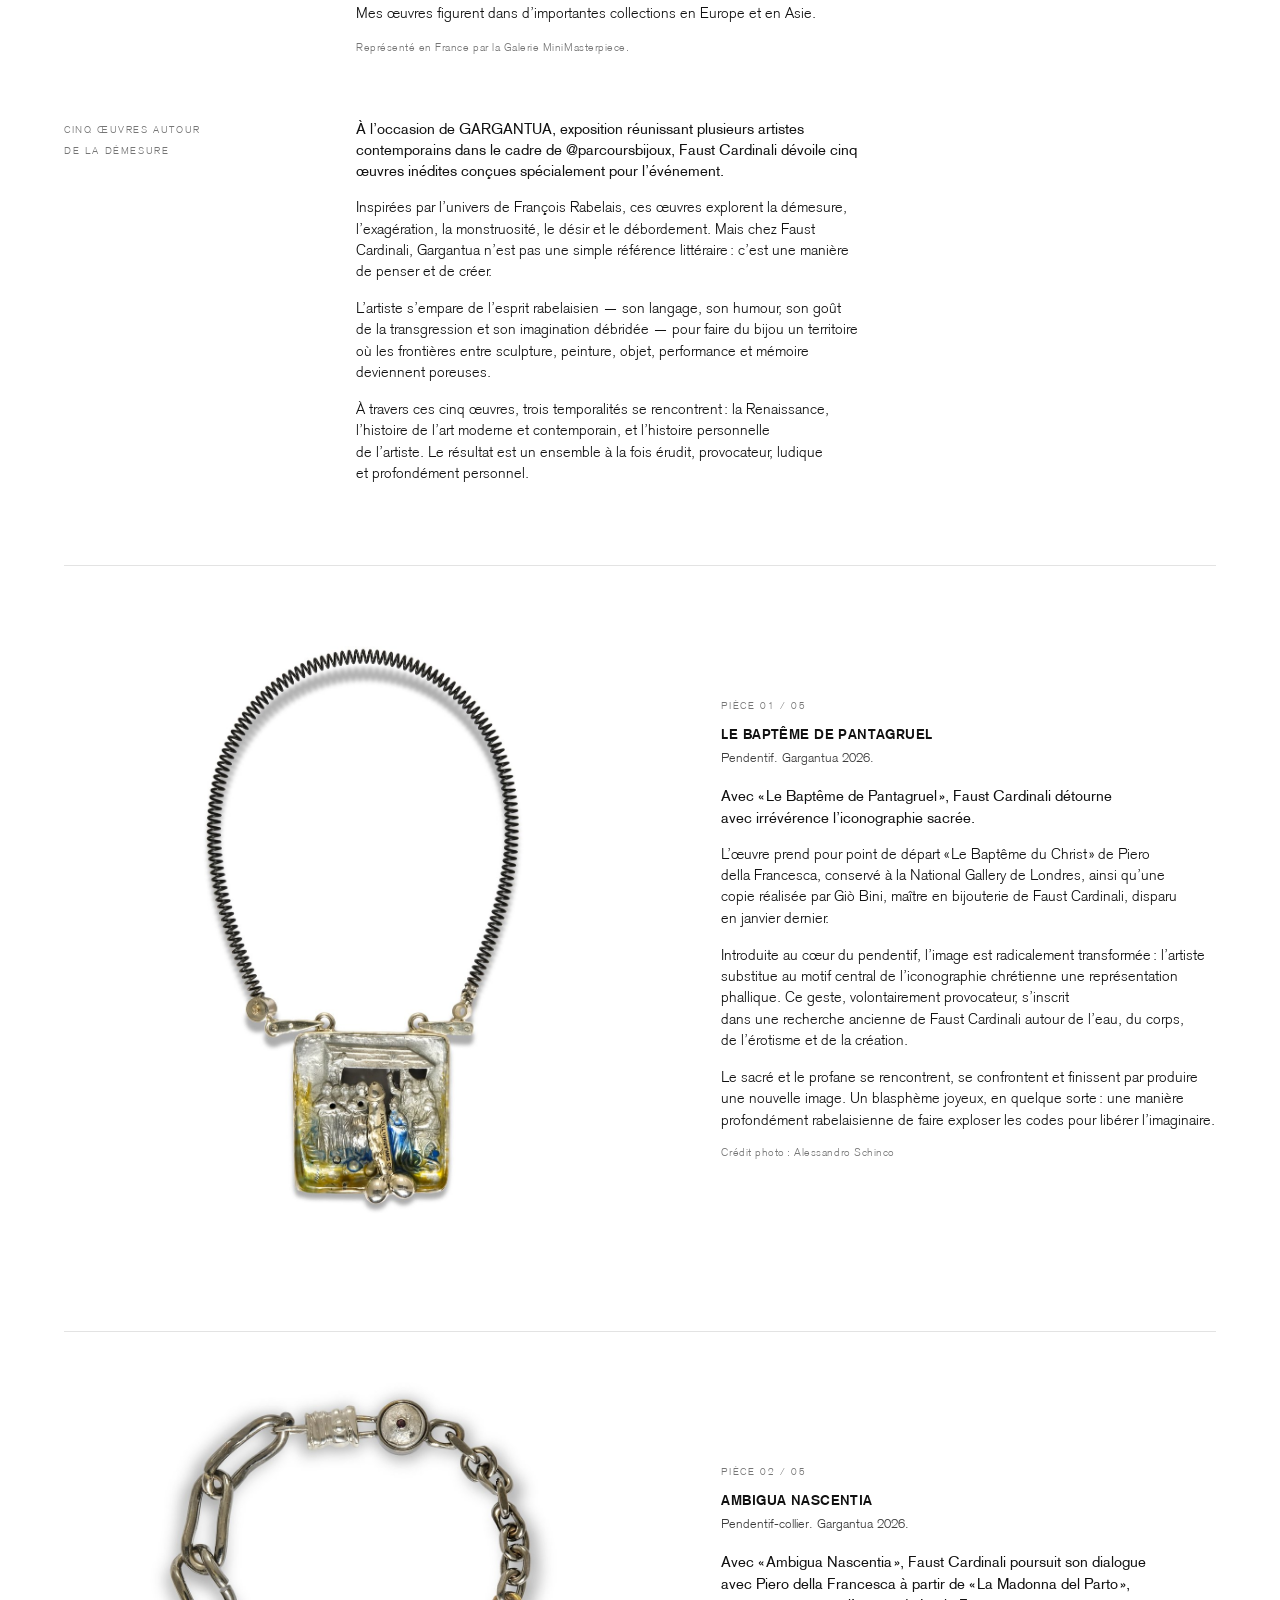
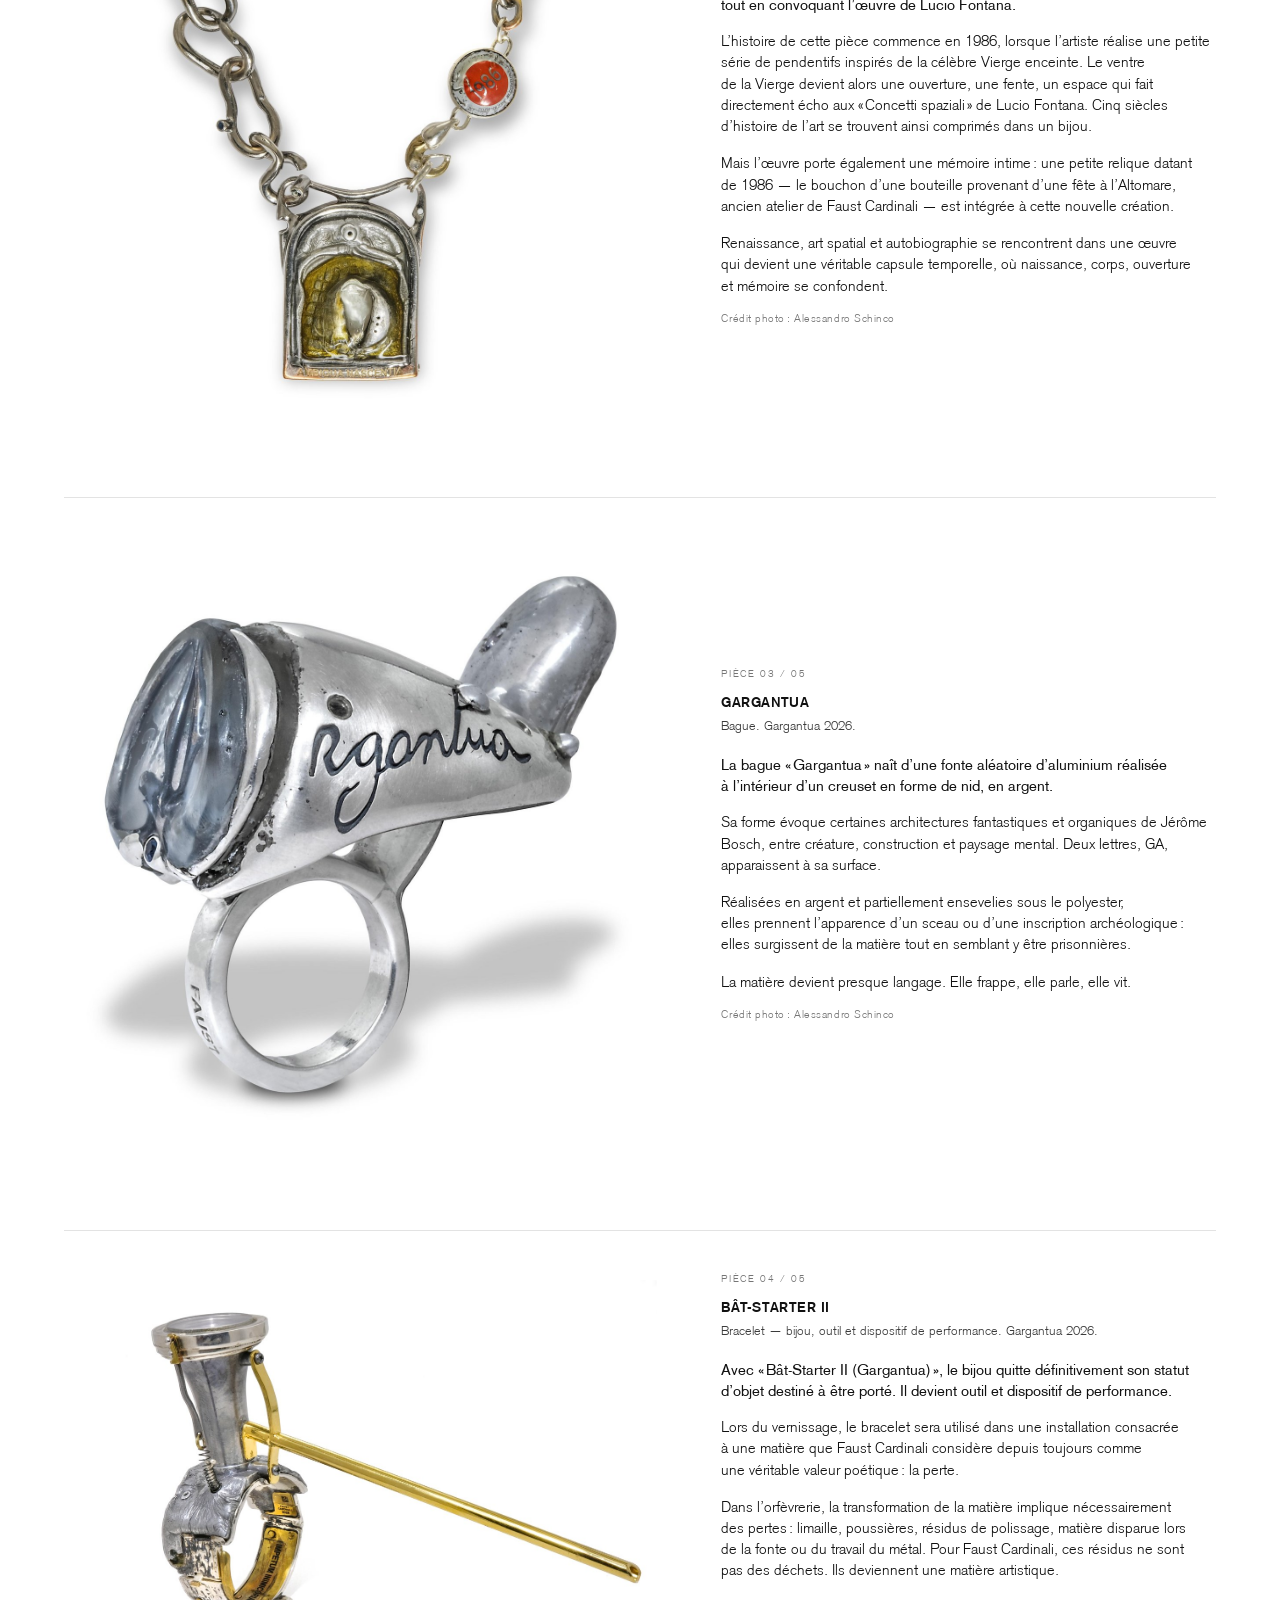
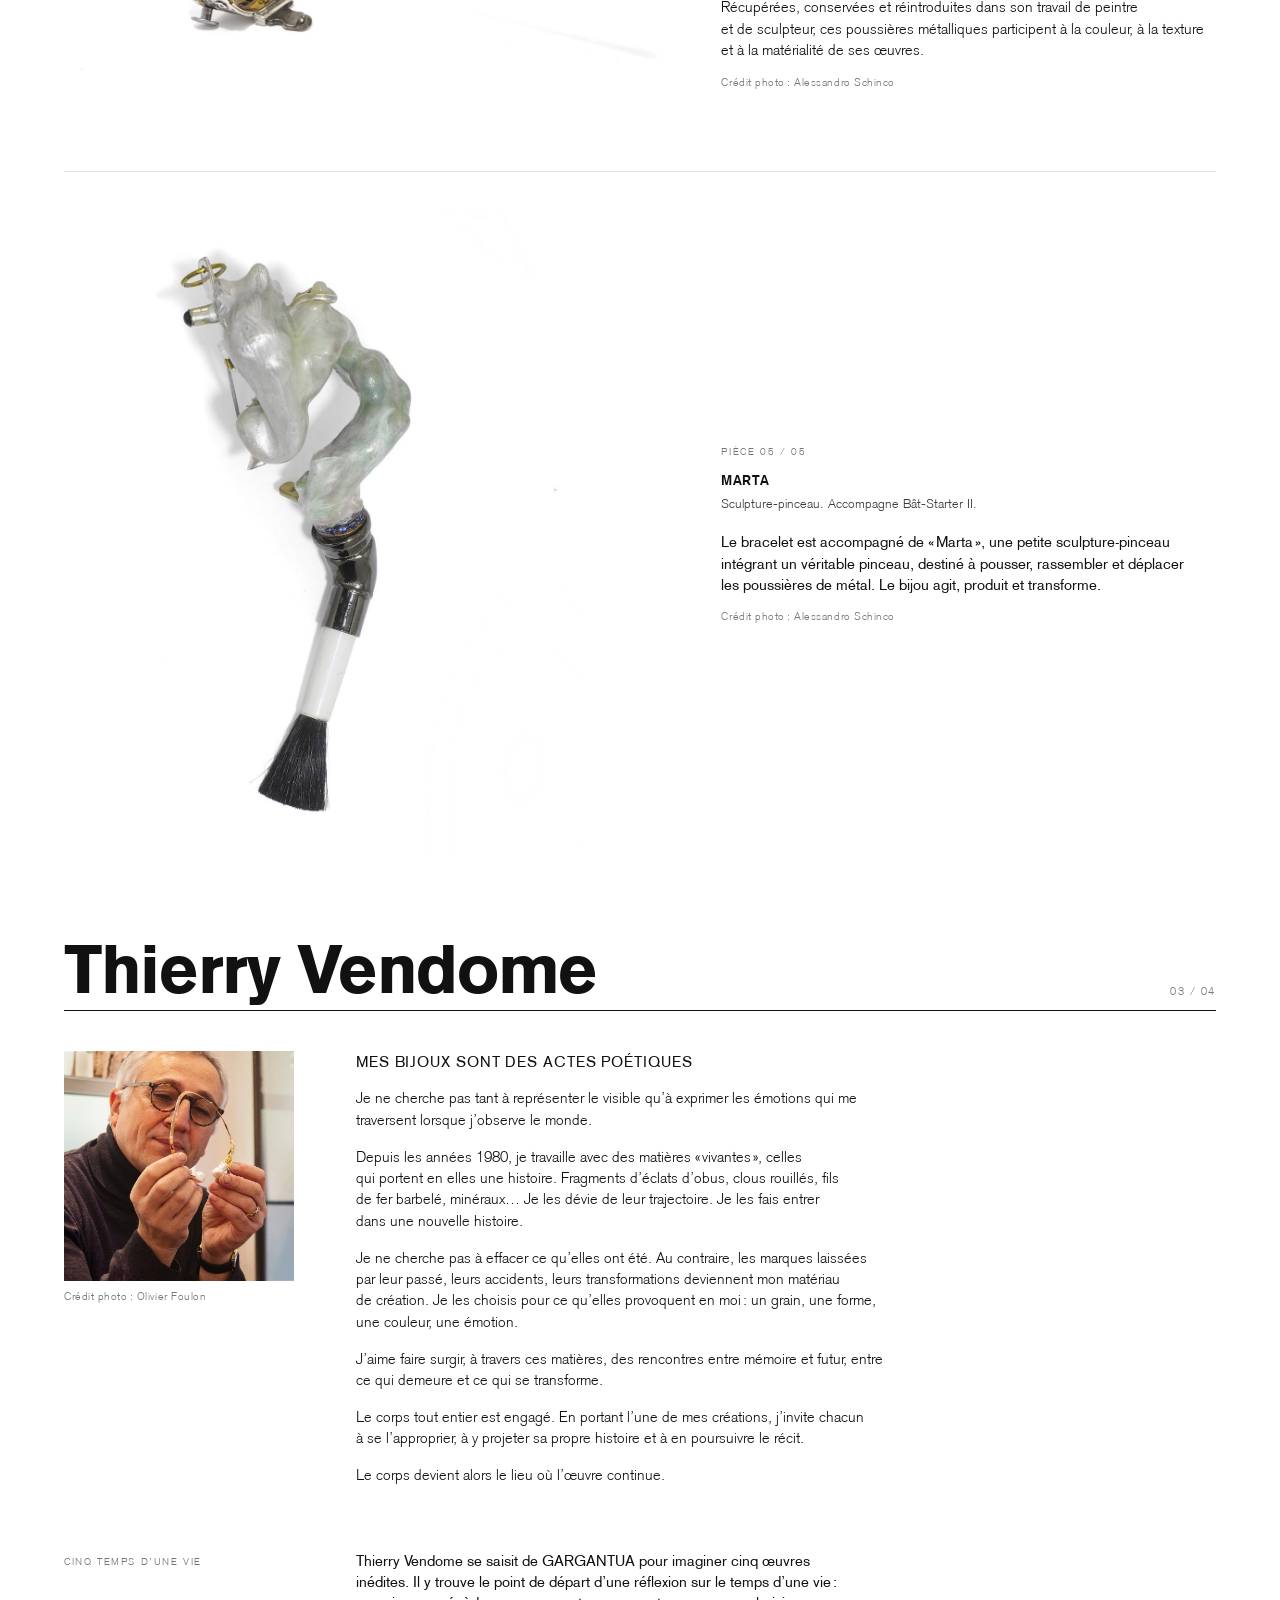
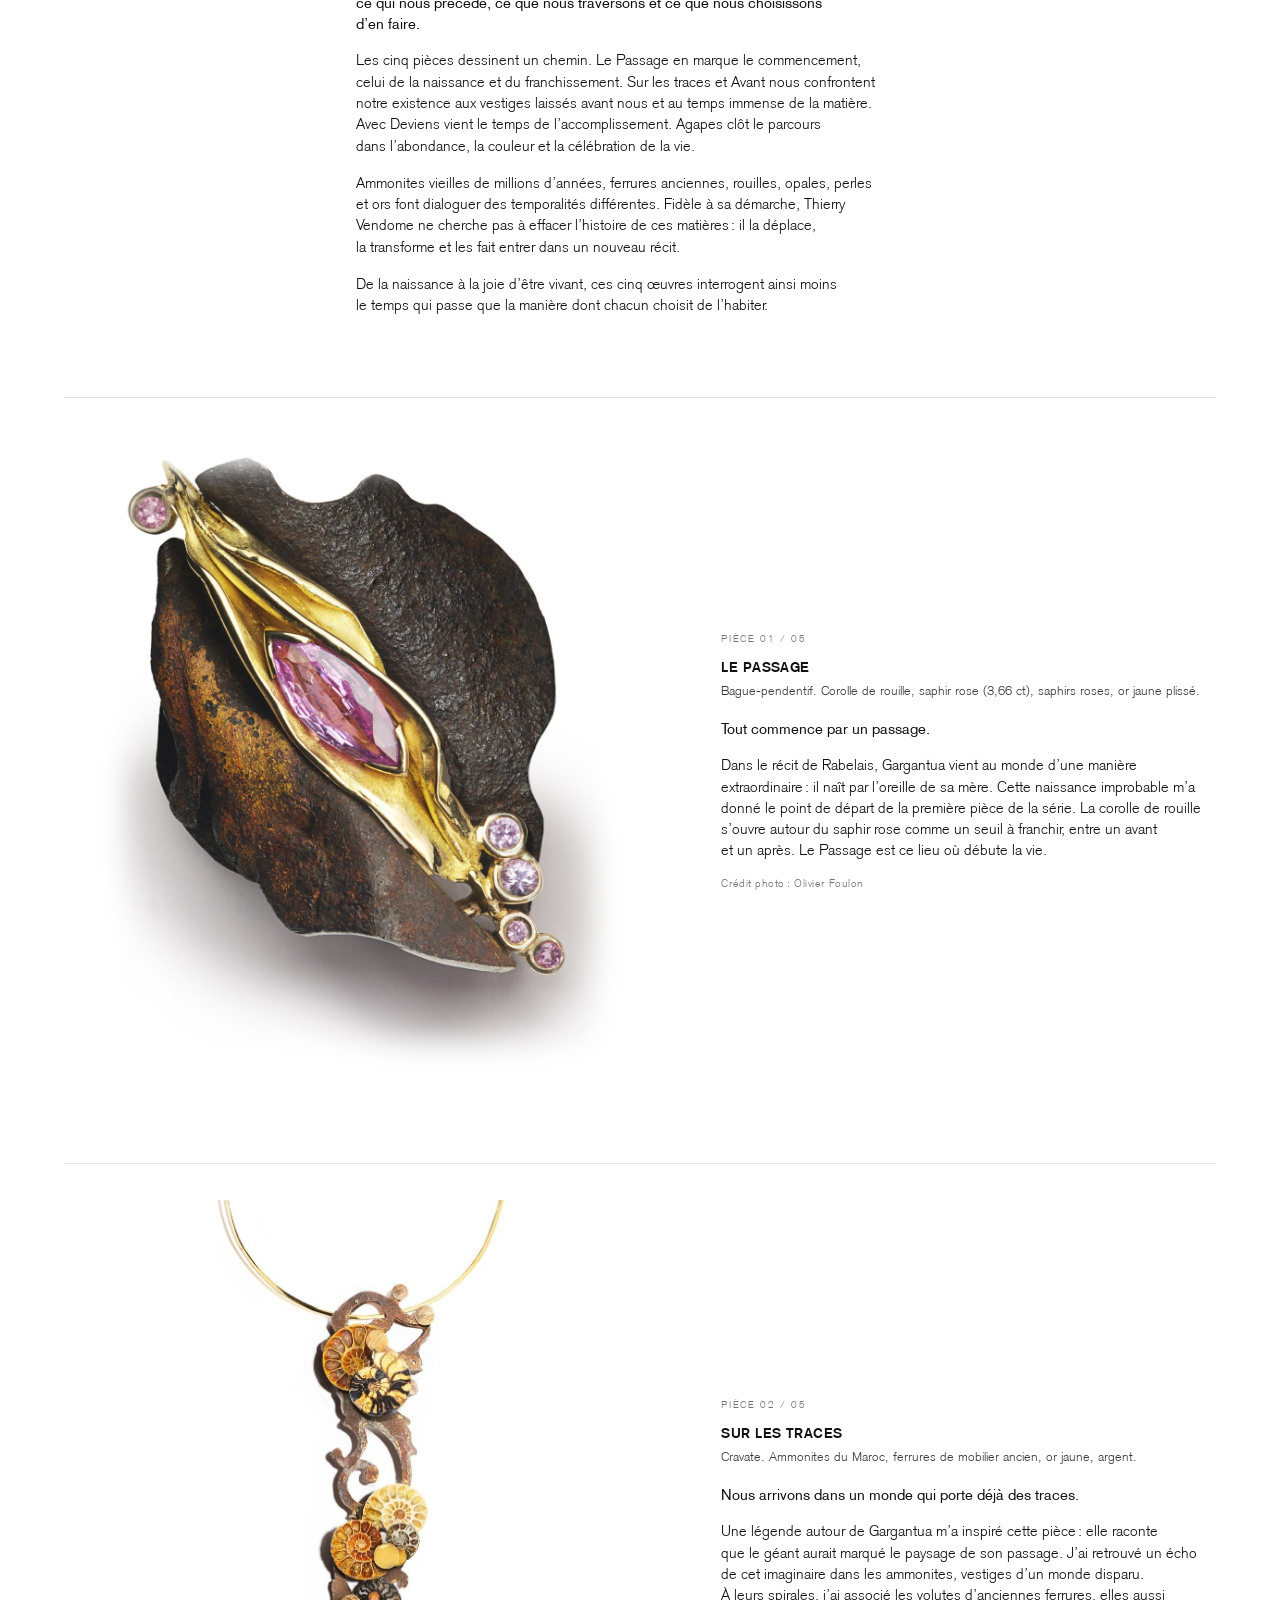
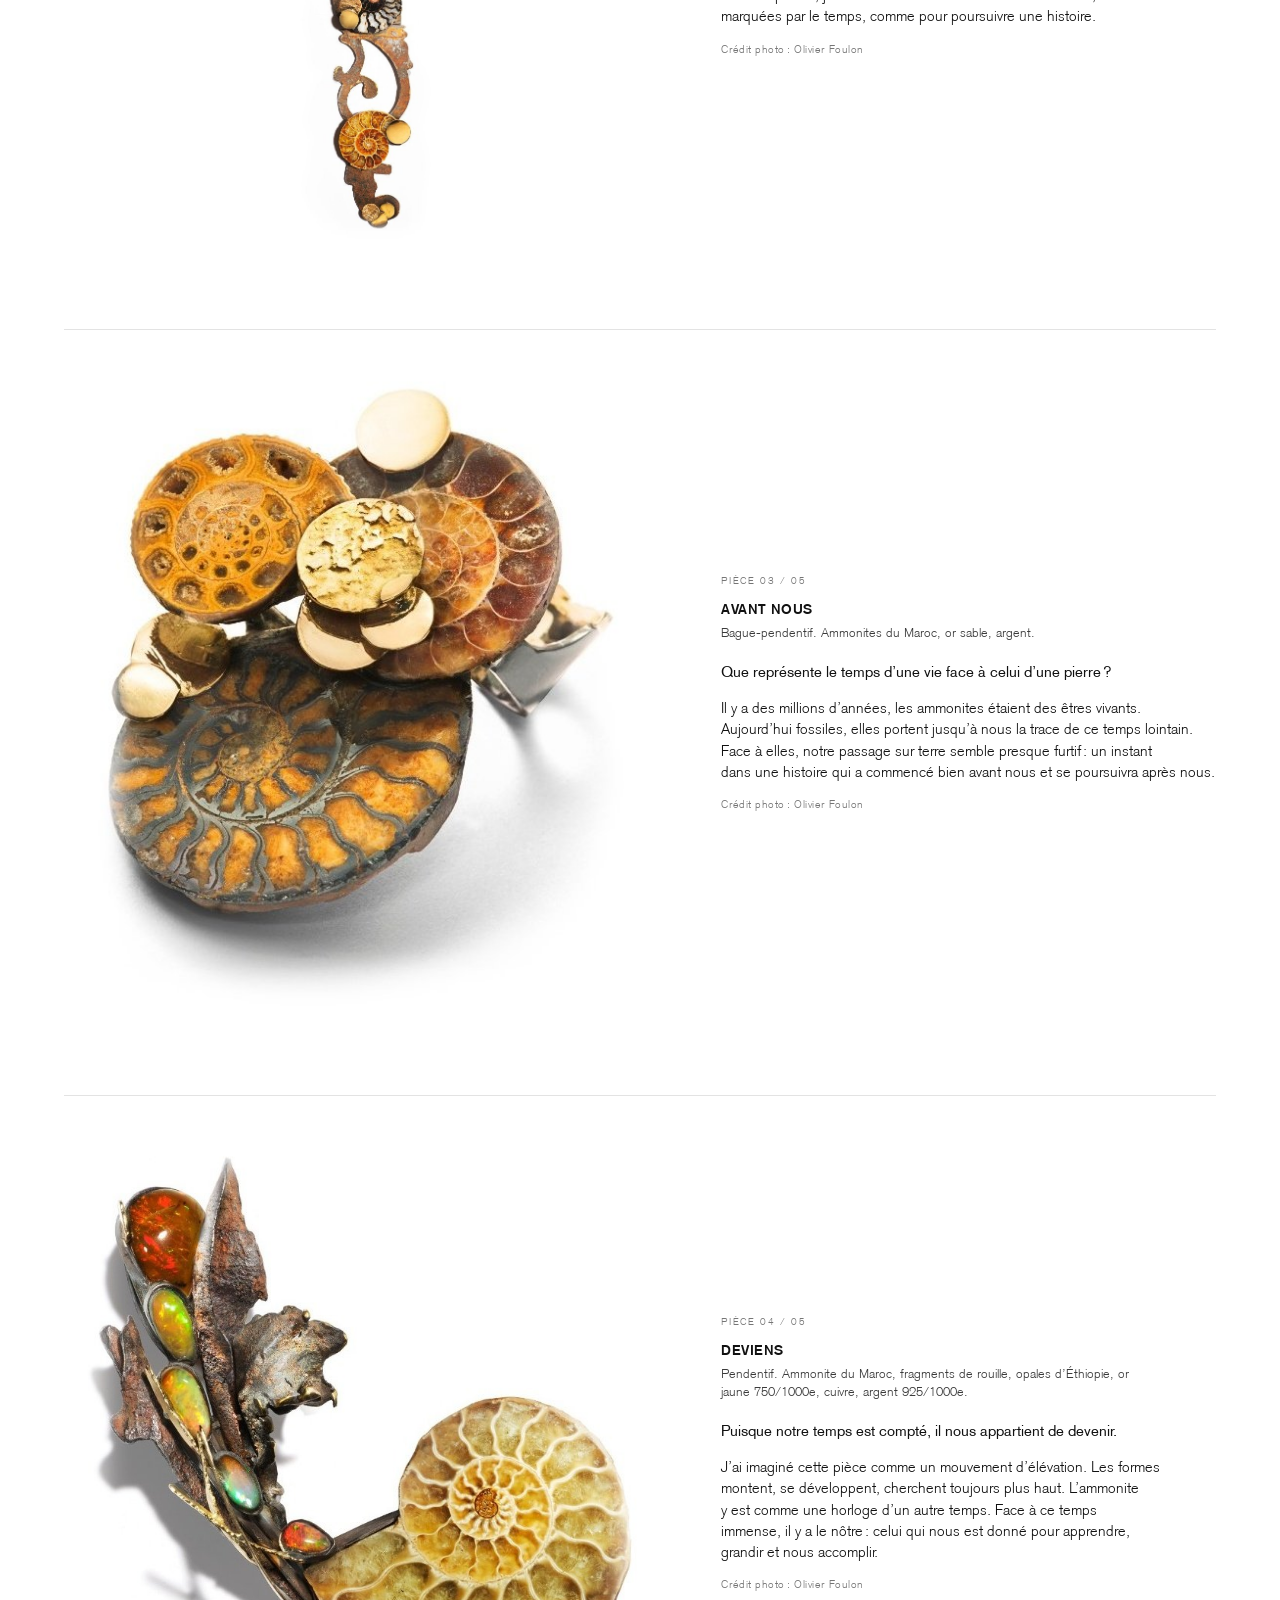
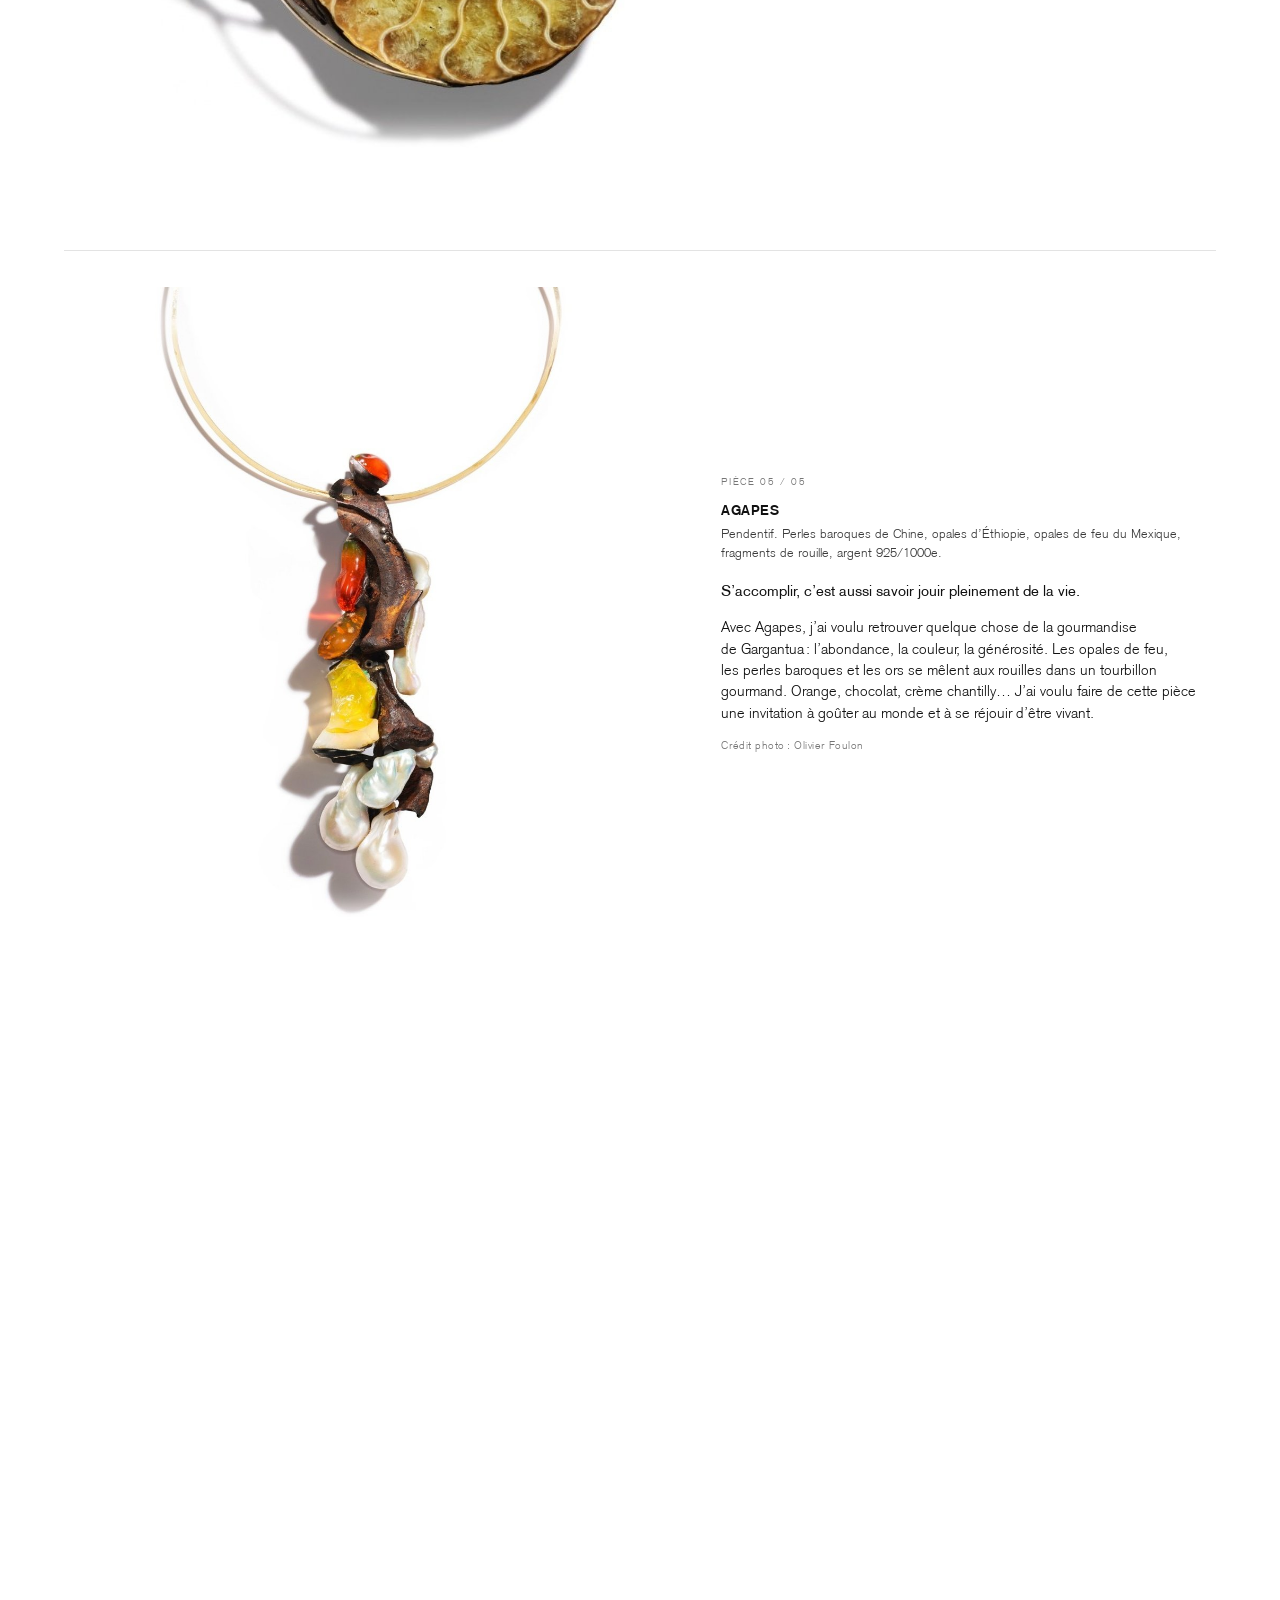
<file: catalogue.html>
<!doctype html>
<html lang="fr">
<head>
<meta charset="utf-8">
<meta name="viewport" content="width=device-width,initial-scale=1,viewport-fit=cover">
<title>Gargantua · Catalogue</title>
<meta name="description" content="Gargantua. Une proposition pour le Parcours Bijoux 2026, projet initié par Amira Sliman. Agnès Dubois, Faust Cardinali, Thierry Vendome, Amira Sliman. Galerie Psyché Paris, 5 au 17 octobre 2026.">
<meta name="theme-color" content="#ffffff">
<meta property="og:type" content="website">
<meta property="og:title" content="Gargantua · Catalogue">
<meta property="og:description" content="Vous êtes invité(e)s. Agnès Dubois, Faust Cardinali, Thierry Vendome, Amira Sliman. Galerie Psyché Paris, 05 au 17 octobre 2026. Vernissage le 08 octobre à 18h.">
<meta property="og:locale" content="fr_FR">
<meta property="og:url" content="https://gargantua-paris.github.io/catalogue.html">
<meta property="og:image" content="https://gargantua-paris.github.io/images/affiche/affiche_gargantua.jpg?v=20260930">
<meta property="og:image:width" content="1080">
<meta property="og:image:height" content="1350">
<link rel="icon" type="image/png" sizes="32x32" href="favicon-32.png">
<link rel="icon" type="image/png" sizes="512x512" href="favicon-512.png">
<link rel="apple-touch-icon" href="favicon-180.png">
<link rel="stylesheet" href="style.css?v=20261001b">
<script type="application/ld+json">
{"@context":"https://schema.org","@type":"ExhibitionEvent","name":"Gargantua",
"description":"Exposition de bijou contemporain, Parcours Bijoux Paris 2026. Projet initié par Amira Sliman. Agnès Dubois, Faust Cardinali, Thierry Vendome, Amira Sliman.",
"startDate":"2026-10-05","endDate":"2026-10-17",
"eventStatus":"https://schema.org/EventScheduled","eventAttendanceMode":"https://schema.org/OfflineEventAttendanceMode",
"location":{"@type":"Place","name":"Galerie Psyché Paris","address":{"@type":"PostalAddress","streetAddress":"18 rue du Pont Louis Philippe","postalCode":"75004","addressLocality":"Paris","addressCountry":"FR"}},
"performer":[{"@type":"Person","name":"Agnès Dubois"},{"@type":"Person","name":"Faust Cardinali"},{"@type":"Person","name":"Thierry Vendome"},{"@type":"Person","name":"Amira Sliman"}],
"organizer":{"@type":"Organization","name":"d’un bijou à l’autre"},
"superEvent":{"@type":"Event","name":"Parcours Bijoux Paris 2026","startDate":"2026-10-01","endDate":"2026-10-31","url":"https://www.parcoursbijoux.com"},
"subEvent":[
 {"@type":"Event","name":"Vernissage de Gargantua","startDate":"2026-10-08T18:00:00+02:00","location":{"@type":"Place","name":"Galerie Psyché Paris","address":"18 rue du Pont Louis Philippe, 75004 Paris"}},
 {"@type":"Event","name":"Rencontre autour de Gargantua","startDate":"2026-10-08T14:00:00+02:00","location":{"@type":"Place","name":"Le Peloton Studio","address":"13 rue du Pont Louis-Philippe, 75004 Paris"}}]}
</script>
<style>
.oeuvre{display:grid;grid-template-columns:minmax(0,1fr);gap:22px;margin-top:clamp(56px,9vh,120px);padding-top:clamp(28px,4vh,48px);border-top:1px solid var(--line)}
.oeuvre .piece__im{align-items:center}.oeuvre .piece__im img{max-height:72vh}
.oeuvre__t h3{font-weight:700;font-size:clamp(14px,1.1vw,16px);letter-spacing:.03em;text-transform:uppercase;margin-top:10px}
.oeuvre__t .mat{margin-top:4px;color:var(--soft);font-size:clamp(13px,1vw,15px)}
.oeuvre__t .prose{margin-top:18px}.oeuvre__t .credit{margin-top:14px}
.pdf{display:inline-block;margin-top:clamp(26px,4vh,52px)}
@media(min-width:900px){.oeuvre{grid-template-columns:minmax(0,6fr) minmax(0,5fr);gap:clamp(32px,5vw,96px);align-items:center}}
</style>
</head>
<body>
<script>document.documentElement.classList.add('js')</script>

<header class="bar">
 <a class="bar__b" href="#top">Gargantua</a>
 <nav class="bar__n"><a href="#agnes-dubois"><span class="fn">Agnès </span>Dubois</a><a href="#faust-cardinali"><span class="fn">Faust </span>Cardinali</a><a href="#thierry-vendome"><span class="fn">Thierry </span>Vendome</a><a href="#amira-sliman"><span class="fn">Amira </span>Sliman</a></nav>
</header>
<div class="fil" aria-hidden="true">
 <a class="fil__b" href="#top">Gargantua</a>
 <nav class="fil__n"><a href="#agnes-dubois">Agnès Dubois</a><a href="#faust-cardinali">Faust Cardinali</a><a href="#thierry-vendome">Thierry Vendome</a><a href="#amira-sliman">Amira Sliman</a></nav>
</div>

<main>

<section class="hero pres" id="top">
 <img class="logo" src="favicon-512.png" width="512" height="512" alt="G." decoding="async">
 <p class="hero__k lbl">Parcours Bijoux Paris 2026 · Catalogue</p>
 <h1>Gargantua.</h1>
 <div class="hero__sub">
  <em>Projet initié par Amira Sliman</em>
 </div>
 <p class="noms"><a href="#agnes-dubois" style="white-space:nowrap">Agnès Dubois</a>, <a href="#faust-cardinali" style="white-space:nowrap">Faust Cardinali</a>, <a href="#thierry-vendome" style="white-space:nowrap">Thierry Vendome</a>, <a href="#amira-sliman" style="white-space:nowrap">Amira Sliman</a></p>
 <a class="k pdf" href="catalogue.pdf">Télécharger le catalogue en PDF <svg class="fl" viewBox="0 0 12 12" aria-hidden="true"><path d="M2.6 9.4 9.4 2.6M4.3 2.6h5.1v5.1"/></svg></a>

 <div class="meta">
  <div><span class="lbl">Dates</span><p>05 au 17 octobre 2026</p></div>
  <div><span class="lbl">Lieu</span><p>Galerie Psyché Paris<br>18 rue du Pont Louis Philippe<br>75004 Paris</p></div>
  <div><span class="lbl">Vernissage</span><p>08 octobre à 18h</p></div>
  <div><span class="lbl">Rencontre autour de Gargantua</span><p>08 octobre à 14h<br>Le Peloton Studio, 13 rue du Pont <span style="white-space:nowrap">Louis-Philippe</span><br>Présentée par Bruno Laubin</p></div>
 </div>
</section>

<section>
 <div class="split">
  <div><span class="lbl">Le projet</span></div>
  <div class="prose"><p>Gargantua, <span style="white-space:nowrap">au-delà</span> du personnage truculent imaginé par Rabelais, incarne une figure hautement symbolique ancrée dans l’inconscient collectif français, qui dépasse son seul statut littéraire.</p><p>Dans l’œuvre de Rabelais, il illustre l’abondance, voire l’excès, la satire du pouvoir et la liberté intellectuelle en réaction aux dogmes.</p><p>Métaphore de la curiosité humaine, du désir et de la joie, autrement dit, de l’élan vital incarné, Gargantua s’inscrit dans une dimension intemporelle et universelle, tel un archétype culturel qui véhicule des valeurs hautement humanistes, porteuses d’un idéal de tolérance et de progrès.</p><p>À l’heure où notre monde traverse des mutations profondes, chacun de nous se voit confronté à la nécessité de faire des choix, de se repositionner. Cela soulève des questions essentielles : qu’<span style="white-space:nowrap">est-ce</span> qui nous définit en tant qu’êtres humains ?</p><p>Quatre artistes bijoutiers d’expressions et d’horizons différents, invitent le public à découvrir une exposition célébrant nos penchants gargantuesques et nos excès sous toutes leurs formes, à les examiner pour en extraire ce qui nous définit comme les porteurs de cet héritage humaniste, à les envisager comme une véritable ode à la vie.</p></div>
 </div>
 <div class="rule"></div>
</section>


<section class="artiste" id="agnes-dubois">
 <div class="artiste__h"><h2>Agnès Dubois</h2><span>01 / 04</span></div>
 <div class="split cr">
  <div><figure class="pf"><img src="images/portraits/agnes-dubois.jpg" srcset="images/portraits/agnes-dubois.jpg 485w" style="--fp:50% 0%" sizes="(max-width:620px) calc(100vw - 40px), 230px" width="485" height="550" alt="Portrait de Agnès Dubois" loading="lazy" decoding="async"><figcaption><p class="credit">Crédit photo : Manon Dubois</p></figcaption></figure></div>
  <div class="prose"><p>Ma vocation de créatrice indépendante débute dès 2001 après une formation de deux ans à l’AFEDAP Paris.</p><p>J’envisage le bijou comme un champ plastique à part entière, un médium à travers lequel j’observe la relation entre le corps et le monde qui l’environne. Tel un marqueur identitaire, il agit comme un véritable vecteur de communication, capable de signifier autant que de parer.</p><p>Ma priorité vise à dépasser la dimension sociale, codifiée, à exacerber la singularité de ces objets intimement reliés à la sphère charnelle et spirituelle de l’individu. J’aime penser qu’ils sont la quintessence d’une vérité profonde, une affirmation de soi.</p><p>Mes créations, souvent minimalistes, agissent comme révélateurs du corps dans sa présence sensible et se muent en sculptures habitées, en éléments de narration silencieuse.</p><p>L’équilibre, la sensorialité, la notion de plaisir, la cohésion entre espace corporel et extracorporel nourrissent ma recherche symbolique et formelle. J’explore l’art du lien : celui entre l’objet et le mouvement, le geste et l’émotion, entre l’artiste et la personne qui s’approprie physiquement l’objet.</p><p>Mon travail est régulièrement présenté dans des galeries dédiées au bijou contemporain à Paris et en région.</p><p>J’ai pris part aux précédentes éditions du festival Parcours Bijoux, notamment en 2020 et 2023, en tant que curatrice de projets collectifs.</p></div>
 </div><div class="split"><div><span class="lbl">Cornucopia, entre abondance et équilibre</span></div><div class="prose"><p>La corne d’abondance, métaphore du ressort littéraire de l’œuvre de Rabelais, désigne l’axe par lequel Agnès Dubois s’est emparée du monument littéraire Gargantua, construit sous le signe de l’exubérance.</p><p>Cinq créations sont ici présentées, élaborées autour de la notion d’équilibre, en résonance avec la forme gigogne de ce récit polymorphe.</p><p>Dans des emboîtements de formes récurrentes qui rythment chaque pièce comme un leitmotiv obsédant, l’artiste sonde l’idée de paradoxe sur lequel repose le récit. Elle dépouille le corps de l’œuvre de ses excès d’artifices pour en livrer une ossature où elle fait place au vide. Tel un fil tenseur, un élément structurant, ce vide induit une circulation, une clarté par laquelle l’artiste prend le <span style="white-space:nowrap">contre-pied</span> de l’idée même de profusion.</p><p>De la déconstruction jaillit l’essentiel du propos : la quête du précieux caché derrière l’outrance, de la substantifique moelle ou, autrement dit, de la nécessaire et fragile liberté d’expression. Un questionnement qui fait écho à notre époque, paradoxalement tiraillée entre l’attrait de l’abondance exponentielle et les injonctions de la tempérance si chère à Rabelais.</p></div></div>
 <div class="oeuvre">
  <figure class="piece__im" role="button" tabindex="0" aria-label="Voir CORNUCOPIA en grand"
          data-full="images/catalogue/agnes-dubois_01.jpg" data-bg="#ffffff" data-titre="CORNUCOPIA" data-mat="Collier. Argent 925 et perles d’eau douce. 2026." data-cred="Crédit photo : Agnès Dubois" data-nom="Agnès Dubois">
   <img src="images/catalogue/agnes-dubois_01_m.jpg" width="934" height="1400" alt="CORNUCOPIA, Agnès Dubois" loading="lazy" decoding="async">
  </figure>
  <div class="oeuvre__t"><span class="lbl">Pièce 01 / 05</span><h3>CORNUCOPIA</h3><p class="mat">Collier. Argent 925 et perles d’eau douce. 2026.</p>
   <div class="prose"><p>Rabelais est le maître de l’oxymore. S’inspirant du paradoxe instillé par l’auteur, de la forme gigogne du récit, ces trois créations reposent sur des emboîtements nés de la répétition d’une même forme synthétique. Pareille à une ossature, cette structure contient potentiellement la forme pleine de la corne d’abondance, la désignant sans vraiment la montrer.</p><p>Construite autour des notions de croissance, de rythme, et d’équilibre, cette forme donne à voir la mutation progressive du vide vers le plein, à l’image des modèles sociétaux imparfaits et de l’idéal vers lequel il est possible voire salutaire de tendre.</p></div><p class="credit">Crédit photo : Agnès Dubois</p></div>
 </div>
 <div class="oeuvre">
  <figure class="piece__im" role="button" tabindex="0" aria-label="Voir CORNUCOPIA en grand"
          data-full="images/catalogue/agnes-dubois_02.jpg" data-bg="#ffffff" data-titre="CORNUCOPIA" data-mat="Bracelet. Argent 925. 2026." data-cred="Crédit photo : Agnès Dubois" data-nom="Agnès Dubois">
   <img src="images/catalogue/agnes-dubois_02_m.jpg" width="1400" height="934" alt="CORNUCOPIA, Agnès Dubois" loading="lazy" decoding="async">
  </figure>
  <div class="oeuvre__t"><span class="lbl">Pièce 02 / 05</span><h3>CORNUCOPIA</h3><p class="mat">Bracelet. Argent 925. 2026.</p>
   <div class="prose"><p>Comme le suggère l’auteur, tout se lit et se relie entre les lignes, <span style="white-space:nowrap">au-delà</span> des apparences. Entre les strates et les empilements de ces constructions, le vide devient un principe tenseur, révélateur de l’ambivalence qui nous gouverne.</p></div><p class="credit">Crédit photo : Agnès Dubois</p></div>
 </div>
 <div class="oeuvre">
  <figure class="piece__im" role="button" tabindex="0" aria-label="Voir CORNUCOPIA en grand"
          data-full="images/catalogue/agnes-dubois_03.jpg" data-bg="#ffffff" data-titre="CORNUCOPIA" data-mat="Boucles d’oreilles. Argent 925 et perles d’eau douce. 2026." data-cred="Crédit photo : Agnès Dubois" data-nom="Agnès Dubois">
   <img src="images/catalogue/agnes-dubois_03_m.jpg" width="1400" height="921" alt="CORNUCOPIA, Agnès Dubois" loading="lazy" decoding="async">
  </figure>
  <div class="oeuvre__t"><span class="lbl">Pièce 03 / 05</span><h3>CORNUCOPIA</h3><p class="mat">Boucles d’oreilles. Argent 925 et perles d’eau douce. 2026.</p>
   <div class="prose"><p>Dans cet espace vacant, émerge le paradoxe du contenant et du contenu : des éléments d’une autre nature, mobiles, vivants et précieux, symbolisent la substantifique moelle, vérité philosophique au cœur de la quête universelle et intemporelle.</p></div><p class="credit">Crédit photo : Agnès Dubois</p></div>
 </div>
 <div class="oeuvre">
  <figure class="piece__im" role="button" tabindex="0" aria-label="Voir HELIX ET MATRIX en grand"
          data-full="images/catalogue/agnes-dubois_04.jpg" data-bg="#ffffff" data-titre="HELIX ET MATRIX" data-mat="Bijou pour l’oreille gauche. Argent 925. 2026." data-cred="Crédit photo : Agnès Dubois" data-nom="Agnès Dubois">
   <img src="images/catalogue/agnes-dubois_04_m.jpg" width="1400" height="934" alt="HELIX ET MATRIX, Agnès Dubois" loading="lazy" decoding="async">
  </figure>
  <div class="oeuvre__t"><span class="lbl">Pièce 04 / 05</span><h3>HELIX ET MATRIX</h3><p class="mat">Bijou pour l’oreille gauche. Argent 925. 2026.</p>
   <div class="prose"><p>La fable originelle de la naissance de Gargantua, par son caractère grotesque, cherche à activer le sens critique du lecteur. L’objectif de Rabelais y transparaît : aiguillonner les consciences et remettre en question les croyances et les postulats.</p><p>Le titre de ce bijou unique - Helix et matrix - destiné à l’oreille gauche en référence directe au récit, est un clin d’œil à l’humour de l’auteur. Le dessin de l’oreille qui s’approche sensiblement de celui de l’utérus, se retrouve dans l’élément modulaire constitutif de quatre des pièces présentées. Sa structure aérienne agit comme une mise en abyme visuelle qui combine le lieu de la conception et des origines et celui de l’écoute, de la compréhension du monde.</p></div><p class="credit">Crédit photo : Agnès Dubois</p></div>
 </div>
 <div class="oeuvre">
  <figure class="piece__im" role="button" tabindex="0" aria-label="Voir SILÈNES en grand"
          data-full="images/catalogue/agnes-dubois_05.jpg" data-bg="#ffffff" data-titre="SILÈNES" data-mat="Collier et bijou de buste. Laiton patiné et corne de bovin. 2026." data-cred="Crédit photo : Agnès Dubois" data-nom="Agnès Dubois">
   <img src="images/catalogue/agnes-dubois_05_m.jpg" width="694" height="1400" alt="SILÈNES, Agnès Dubois" loading="lazy" decoding="async">
  </figure>
  <div class="oeuvre__t"><span class="lbl">Pièce 05 / 05</span><h3>SILÈNES</h3><p class="mat">Collier et bijou de buste. Laiton patiné et corne de bovin. 2026.</p>
   <div class="prose"><p>Le vide sert ici encore de fil conducteur. Il se concrétise dans un contenant fait d’emmaillements multiples : une nasse souple, ouverte aux deux extrémités, qui change de consistance dès qu’elle accueille la forme de la corne. Métaphore de l’abondance, cette dernière est <span style="white-space:nowrap">elle-même</span> vide en son centre, créant un autre espace à remplir et une nouvelle mise en abyme.</p><p>La métaphore des Silènes - ces objets ambigus, à l’apparence faussement insignifiante renfermant un contenu d’une valeur insoupçonnée – renvoie à la structure même du récit rabelaisien. Sous des dehors grotesques, l’œuvre abrite un message précieux : celui du libre arbitre comme voie de l’émancipation face aux systèmes en place. Ce propos résonne avec une force particulière à l’ère de la surinformation, où des outils aussi bénéfiques que délétères, à l’image de l’intelligence artificielle, s’avèrent capables d’altérer notre jugement et de nous égarer.</p></div><p class="credit">Crédit photo : Agnès Dubois</p></div>
 </div>
</section>
<section class="artiste" id="faust-cardinali">
 <div class="artiste__h"><h2>Faust Cardinali</h2><span>02 / 04</span></div>
 <div class="split cr">
  <div><figure class="pf"><img src="images/portraits/faust-cardinali.jpg" srcset="images/portraits/faust-cardinali.jpg 820w, images/portraits/faust_cardinali.jpg 1080w" style="--fp:50% 50%" sizes="(max-width:620px) calc(100vw - 40px), 230px" width="820" height="820" alt="Portrait de Faust Cardinali" loading="lazy" decoding="async"></figure></div>
  <div class="prose"><p>Né à Paris en 1961. Artiste pluridisciplinaire, je me forme en tant que sculpteur, peintre et orfèvre.</p><p>Mon travail allie dessin et écriture dans une réflexion artistique qui explore la « plastification poétique » de la société, matérialisant un temps à la fois archéologique et « futurible ».</p><p>Mes œuvres incarnent simultanément la mémoire du passé, la présence du présent et une vision du futur, dans une seule et même expression plastique et conceptuelle.</p><p>J’utilise des matériaux hétérogènes : polychlorure de vinyle, polyester, métaux précieux. Ces éléments, en apparence éloignés, se fondent pour dépasser les frontières entre peinture, sculpture et orfèvrerie — des disciplines autonomes mais profondément complémentaires.</p><p>Mes créations traduisent la liquidité du monde contemporain, marquée par les blessures historiques, psychologiques et géologiques, révélant de nouvelles formes de « polycorps » : une conception de l’art non pas in situ, mais in tempore.</p><p>Mes œuvres figurent dans d’importantes collections en Europe et en Asie.</p><p class="credit" style="margin-top:16px">Représenté en France par la Galerie MiniMasterpiece.</p></div>
 </div><div class="split"><div><span class="lbl">Cinq œuvres autour de la démesure</span></div><div class="prose"><p>À l’occasion de GARGANTUA, exposition réunissant plusieurs artistes contemporains dans le cadre de @parcoursbijoux, Faust Cardinali dévoile cinq œuvres inédites conçues spécialement pour l’événement.</p><p>Inspirées par l’univers de François Rabelais, ces œuvres explorent la démesure, l’exagération, la monstruosité, le désir et le débordement. Mais chez Faust Cardinali, Gargantua n’est pas une simple référence littéraire : c’est une manière de penser et de créer.</p><p>L’artiste s’empare de l’esprit rabelaisien — son langage, son humour, son goût de la transgression et son imagination débridée — pour faire du bijou un territoire où les frontières entre sculpture, peinture, objet, performance et mémoire deviennent poreuses.</p><p>À travers ces cinq œuvres, trois temporalités se rencontrent : la Renaissance, l’histoire de l’art moderne et contemporain, et l’histoire personnelle de l’artiste. Le résultat est un ensemble à la fois érudit, provocateur, ludique et profondément personnel.</p></div></div>
 <div class="oeuvre">
  <figure class="piece__im" role="button" tabindex="0" aria-label="Voir LE BAPTÊME DE PANTAGRUEL en grand"
          data-full="images/catalogue/faust-cardinali_01.jpg" data-bg="#ffffff" data-titre="LE BAPTÊME DE PANTAGRUEL" data-mat="Pendentif. Gargantua 2026." data-cred="Crédit photo : Alessandro Schinco" data-nom="Faust Cardinali">
   <img src="images/catalogue/faust-cardinali_01_m.jpg" width="933" height="1400" alt="LE BAPTÊME DE PANTAGRUEL, Faust Cardinali" loading="lazy" decoding="async">
  </figure>
  <div class="oeuvre__t"><span class="lbl">Pièce 01 / 05</span><h3>LE BAPTÊME DE PANTAGRUEL</h3><p class="mat">Pendentif. Gargantua 2026.</p>
   <div class="prose"><p>Avec « Le Baptême de Pantagruel », Faust Cardinali détourne avec irrévérence l’iconographie sacrée.</p><p>L’œuvre prend pour point de départ « Le Baptême du Christ » de Piero della Francesca, conservé à la National Gallery de Londres, ainsi qu’une copie réalisée par Giò Bini, maître en bijouterie de Faust Cardinali, disparu en janvier dernier.</p><p>Introduite au cœur du pendentif, l’image est radicalement transformée : l’artiste substitue au motif central de l’iconographie chrétienne une représentation phallique. Ce geste, volontairement provocateur, s’inscrit dans une recherche ancienne de Faust Cardinali autour de l’eau, du corps, de l’érotisme et de la création.</p><p>Le sacré et le profane se rencontrent, se confrontent et finissent par produire une nouvelle image. Un blasphème joyeux, en quelque sorte : une manière profondément rabelaisienne de faire exploser les codes pour libérer l’imaginaire.</p></div><p class="credit">Crédit photo : Alessandro Schinco</p></div>
 </div>
 <div class="oeuvre">
  <figure class="piece__im" role="button" tabindex="0" aria-label="Voir AMBIGUA NASCENTIA en grand"
          data-full="images/catalogue/faust-cardinali_02.jpg" data-bg="#ffffff" data-titre="AMBIGUA NASCENTIA" data-mat="Pendentif-collier. Gargantua 2026." data-cred="Crédit photo : Alessandro Schinco" data-nom="Faust Cardinali">
   <img src="images/catalogue/faust-cardinali_02_m.jpg" width="958" height="1400" alt="AMBIGUA NASCENTIA, Faust Cardinali" loading="lazy" decoding="async">
  </figure>
  <div class="oeuvre__t"><span class="lbl">Pièce 02 / 05</span><h3>AMBIGUA NASCENTIA</h3><p class="mat"><span style="white-space:nowrap">Pendentif-collier</span>. Gargantua 2026.</p>
   <div class="prose"><p>Avec « Ambigua Nascentia », Faust Cardinali poursuit son dialogue avec Piero della Francesca à partir de « La Madonna del Parto », tout en convoquant l’œuvre de Lucio Fontana.</p><p>L’histoire de cette pièce commence en 1986, lorsque l’artiste réalise une petite série de pendentifs inspirés de la célèbre Vierge enceinte. Le ventre de la Vierge devient alors une ouverture, une fente, un espace qui fait directement écho aux « Concetti spaziali » de Lucio Fontana. Cinq siècles d’histoire de l’art se trouvent ainsi comprimés dans un bijou.</p><p>Mais l’œuvre porte également une mémoire intime : une petite relique datant de 1986 — le bouchon d’une bouteille provenant d’une fête à l’Altomare, ancien atelier de Faust Cardinali — est intégrée à cette nouvelle création.</p><p>Renaissance, art spatial et autobiographie se rencontrent dans une œuvre qui devient une véritable capsule temporelle, où naissance, corps, ouverture et mémoire se confondent.</p></div><p class="credit">Crédit photo : Alessandro Schinco</p></div>
 </div>
 <div class="oeuvre">
  <figure class="piece__im" role="button" tabindex="0" aria-label="Voir GARGANTUA en grand"
          data-full="images/catalogue/faust-cardinali_03.jpg" data-bg="#ffffff" data-titre="GARGANTUA" data-mat="Bague. Gargantua 2026." data-cred="Crédit photo : Alessandro Schinco" data-nom="Faust Cardinali">
   <img src="images/catalogue/faust-cardinali_03_m.jpg" width="1352" height="1400" alt="GARGANTUA, Faust Cardinali" loading="lazy" decoding="async">
  </figure>
  <div class="oeuvre__t"><span class="lbl">Pièce 03 / 05</span><h3>GARGANTUA</h3><p class="mat">Bague. Gargantua 2026.</p>
   <div class="prose"><p>La bague « Gargantua » naît d’une fonte aléatoire d’aluminium réalisée à l’intérieur d’un creuset en forme de nid, en argent.</p><p>Sa forme évoque certaines architectures fantastiques et organiques de Jérôme Bosch, entre créature, construction et paysage mental. Deux lettres, GA, apparaissent à sa surface.</p><p>Réalisées en argent et partiellement ensevelies sous le polyester, elles prennent l’apparence d’un sceau ou d’une inscription archéologique : elles surgissent de la matière tout en semblant y être prisonnières.</p><p>La matière devient presque langage. Elle frappe, elle parle, elle vit.</p></div><p class="credit">Crédit photo : Alessandro Schinco</p></div>
 </div>
 <div class="oeuvre">
  <figure class="piece__im" role="button" tabindex="0" aria-label="Voir BÂT-STARTER II en grand"
          data-full="images/catalogue/faust-cardinali_04.jpg" data-bg="#ffffff" data-titre="BÂT-STARTER II" data-mat="Bracelet — bijou, outil et dispositif de performance. Gargantua 2026." data-cred="Crédit photo : Alessandro Schinco" data-nom="Faust Cardinali">
   <img src="images/catalogue/faust-cardinali_04_m.jpg" width="1400" height="933" alt="BÂT-STARTER II, Faust Cardinali" loading="lazy" decoding="async">
  </figure>
  <div class="oeuvre__t"><span class="lbl">Pièce 04 / 05</span><h3><span style="white-space:nowrap">BÂT-STARTER</span> II</h3><p class="mat">Bracelet — bijou, outil et dispositif de performance. Gargantua 2026.</p>
   <div class="prose"><p>Avec « <span style="white-space:nowrap">Bât-Starter</span> II (Gargantua) », le bijou quitte définitivement son statut d’objet destiné à être porté. Il devient outil et dispositif de performance.</p><p>Lors du vernissage, le bracelet sera utilisé dans une installation consacrée à une matière que Faust Cardinali considère depuis toujours comme une véritable valeur poétique : la perte.</p><p>Dans l’orfèvrerie, la transformation de la matière implique nécessairement des pertes : limaille, poussières, résidus de polissage, matière disparue lors de la fonte ou du travail du métal. Pour Faust Cardinali, ces résidus ne sont pas des déchets. Ils deviennent une matière artistique.</p><p>Récupérées, conservées et réintroduites dans son travail de peintre et de sculpteur, ces poussières métalliques participent à la couleur, à la texture et à la matérialité de ses œuvres.</p></div><p class="credit">Crédit photo : Alessandro Schinco</p></div>
 </div>
 <div class="oeuvre">
  <figure class="piece__im" role="button" tabindex="0" aria-label="Voir MARTA en grand"
          data-full="images/catalogue/faust-cardinali_05.jpg" data-bg="#ffffff" data-titre="MARTA" data-mat="Sculpture-pinceau. Accompagne Bât-Starter II." data-cred="Crédit photo : Alessandro Schinco" data-nom="Faust Cardinali">
   <img src="images/catalogue/faust-cardinali_05_m.jpg" width="978" height="1400" alt="MARTA, Faust Cardinali" loading="lazy" decoding="async">
  </figure>
  <div class="oeuvre__t"><span class="lbl">Pièce 05 / 05</span><h3>MARTA</h3><p class="mat"><span style="white-space:nowrap">Sculpture-pinceau</span>. Accompagne <span style="white-space:nowrap">Bât-Starter</span> II.</p>
   <div class="prose"><p>Le bracelet est accompagné de « Marta », une petite <span style="white-space:nowrap">sculpture-pinceau</span> intégrant un véritable pinceau, destiné à pousser, rassembler et déplacer les poussières de métal. Le bijou agit, produit et transforme.</p></div><p class="credit">Crédit photo : Alessandro Schinco</p></div>
 </div>
</section>
<section class="artiste" id="thierry-vendome">
 <div class="artiste__h"><h2>Thierry Vendome</h2><span>03 / 04</span></div>
 <div class="split cr">
  <div><figure class="pf"><img src="images/portraits/thierry-vendome.jpg" srcset="images/portraits/thierry-vendome.jpg 1100w, images/portraits/thierry_vendome.jpg 1600w" style="--fp:16% 50%" sizes="(max-width:620px) calc(100vw - 40px), 230px" width="1100" height="825" alt="Portrait de Thierry Vendome" loading="lazy" decoding="async"><figcaption><p class="credit">Crédit photo : Olivier Foulon</p></figcaption></figure></div>
  <div class="prose"><p><span class="up">MES BIJOUX SONT DES ACTES POÉTIQUES</span></p><p>Je ne cherche pas tant à représenter le visible qu’à exprimer les émotions qui me traversent lorsque j’observe le monde.</p><p>Depuis les années 1980, je travaille avec des matières « vivantes », celles qui portent en elles une histoire. Fragments d’éclats d’obus, clous rouillés, fils de fer barbelé, minéraux… Je les dévie de leur trajectoire. Je les fais entrer dans une nouvelle histoire.</p><p>Je ne cherche pas à effacer ce qu’elles ont été. Au contraire, les marques laissées par leur passé, leurs accidents, leurs transformations deviennent mon matériau de création. Je les choisis pour ce qu’elles provoquent en moi : un grain, une forme, une couleur, une émotion.</p><p>J’aime faire surgir, à travers ces matières, des rencontres entre mémoire et futur, entre ce qui demeure et ce qui se transforme.</p><p>Le corps tout entier est engagé. En portant l’une de mes créations, j’invite chacun à se l’approprier, à y projeter sa propre histoire et à en poursuivre le récit.</p><p>Le corps devient alors le lieu où l’œuvre continue.</p></div>
 </div><div class="split"><div><span class="lbl">Cinq temps d’une vie</span></div><div class="prose"><p>Thierry Vendome se saisit de GARGANTUA pour imaginer cinq œuvres inédites. Il y trouve le point de départ d’une réflexion sur le temps d’une vie : ce qui nous précède, ce que nous traversons et ce que nous choisissons d’en faire.</p><p>Les cinq pièces dessinent un chemin. Le Passage en marque le commencement, celui de la naissance et du franchissement. Sur les traces et Avant nous confrontent notre existence aux vestiges laissés avant nous et au temps immense de la matière. Avec Deviens vient le temps de l’accomplissement. Agapes clôt le parcours dans l’abondance, la couleur et la célébration de la vie.</p><p>Ammonites vieilles de millions d’années, ferrures anciennes, rouilles, opales, perles et ors font dialoguer des temporalités différentes. Fidèle à sa démarche, Thierry Vendome ne cherche pas à effacer l’histoire de ces matières : il la déplace, la transforme et les fait entrer dans un nouveau récit.</p><p>De la naissance à la joie d’être vivant, ces cinq œuvres interrogent ainsi moins le temps qui passe que la manière dont chacun choisit de l’habiter.</p></div></div>
 <div class="oeuvre">
  <figure class="piece__im" role="button" tabindex="0" aria-label="Voir LE PASSAGE en grand"
          data-full="images/catalogue/thierry-vendome_01.jpg" data-bg="#ffffff" data-titre="LE PASSAGE" data-mat="Bague-pendentif. Corolle de rouille, saphir rose (3,66 ct), saphirs roses, or jaune plissé." data-cred="Crédit photo : Olivier Foulon" data-nom="Thierry Vendome">
   <img src="images/catalogue/thierry-vendome_01_m.jpg" width="1178" height="1400" alt="LE PASSAGE, Thierry Vendome" loading="lazy" decoding="async">
  </figure>
  <div class="oeuvre__t"><span class="lbl">Pièce 01 / 05</span><h3>LE PASSAGE</h3><p class="mat"><span style="white-space:nowrap">Bague-pendentif</span>. Corolle de rouille, saphir rose (3,66 ct), saphirs roses, or jaune plissé.</p>
   <div class="prose"><p>Tout commence par un passage.</p><p>Dans le récit de Rabelais, Gargantua vient au monde d’une manière extraordinaire : il naît par l’oreille de sa mère. Cette naissance improbable m’a donné le point de départ de la première pièce de la série. La corolle de rouille s’ouvre autour du saphir rose comme un seuil à franchir, entre un avant et un après. Le Passage est ce lieu où débute la vie.</p></div><p class="credit">Crédit photo : Olivier Foulon</p></div>
 </div>
 <div class="oeuvre">
  <figure class="piece__im" role="button" tabindex="0" aria-label="Voir SUR LES TRACES en grand"
          data-full="images/catalogue/thierry-vendome_02.jpg" data-bg="#ffffff" data-titre="SUR LES TRACES" data-mat="Cravate. Ammonites du Maroc, ferrures de mobilier ancien, or jaune, argent." data-cred="Crédit photo : Olivier Foulon" data-nom="Thierry Vendome">
   <img src="images/catalogue/thierry-vendome_02_m.jpg" width="661" height="1318" alt="SUR LES TRACES, Thierry Vendome" loading="lazy" decoding="async">
  </figure>
  <div class="oeuvre__t"><span class="lbl">Pièce 02 / 05</span><h3>SUR LES TRACES</h3><p class="mat">Cravate. Ammonites du Maroc, ferrures de mobilier ancien, or jaune, argent.</p>
   <div class="prose"><p>Nous arrivons dans un monde qui porte déjà des traces.</p><p>Une légende autour de Gargantua m’a inspiré cette pièce : elle raconte que le géant aurait marqué le paysage de son passage. J’ai retrouvé un écho de cet imaginaire dans les ammonites, vestiges d’un monde disparu. À leurs spirales, j’ai associé les volutes d’anciennes ferrures, elles aussi marquées par le temps, comme pour poursuivre une histoire.</p></div><p class="credit">Crédit photo : Olivier Foulon</p></div>
 </div>
 <div class="oeuvre">
  <figure class="piece__im" role="button" tabindex="0" aria-label="Voir AVANT NOUS en grand"
          data-full="images/catalogue/thierry-vendome_03.jpg" data-bg="#ffffff" data-titre="AVANT NOUS" data-mat="Bague-pendentif. Ammonites du Maroc, or sable, argent." data-cred="Crédit photo : Olivier Foulon" data-nom="Thierry Vendome">
   <img src="images/catalogue/thierry-vendome_03_m.jpg" width="564" height="662" alt="AVANT NOUS, Thierry Vendome" loading="lazy" decoding="async">
  </figure>
  <div class="oeuvre__t"><span class="lbl">Pièce 03 / 05</span><h3>AVANT NOUS</h3><p class="mat"><span style="white-space:nowrap">Bague-pendentif</span>. Ammonites du Maroc, or sable, argent.</p>
   <div class="prose"><p>Que représente le temps d’une vie face à celui d’une pierre ?</p><p>Il y a des millions d’années, les ammonites étaient des êtres vivants. Aujourd’hui fossiles, elles portent jusqu’à nous la trace de ce temps lointain. Face à elles, notre passage sur terre semble presque furtif : un instant dans une histoire qui a commencé bien avant nous et se poursuivra après nous.</p></div><p class="credit">Crédit photo : Olivier Foulon</p></div>
 </div>
 <div class="oeuvre">
  <figure class="piece__im" role="button" tabindex="0" aria-label="Voir DEVIENS en grand"
          data-full="images/catalogue/thierry-vendome_04.jpg" data-bg="#ffffff" data-titre="DEVIENS" data-mat="Pendentif. Ammonite du Maroc, fragments de rouille, opales d’Éthiopie, or jaune 750/1000e, cuivre, argent 925/1000e." data-cred="Crédit photo : Olivier Foulon" data-nom="Thierry Vendome">
   <img src="images/catalogue/thierry-vendome_04_m.jpg" width="779" height="836" alt="DEVIENS, Thierry Vendome" loading="lazy" decoding="async">
  </figure>
  <div class="oeuvre__t"><span class="lbl">Pièce 04 / 05</span><h3>DEVIENS</h3><p class="mat">Pendentif. Ammonite du Maroc, fragments de rouille, opales d’Éthiopie, or jaune 750/1000e, cuivre, argent 925/1000e.</p>
   <div class="prose"><p>Puisque notre temps est compté, il nous appartient de devenir.</p><p>J’ai imaginé cette pièce comme un mouvement d’élévation. Les formes montent, se développent, cherchent toujours plus haut. L’ammonite y est comme une horloge d’un autre temps. Face à ce temps immense, il y a le nôtre : celui qui nous est donné pour apprendre, grandir et nous accomplir.</p></div><p class="credit">Crédit photo : Olivier Foulon</p></div>
 </div>
 <div class="oeuvre">
  <figure class="piece__im" role="button" tabindex="0" aria-label="Voir AGAPES en grand"
          data-full="images/catalogue/thierry-vendome_05.jpg" data-bg="#ffffff" data-titre="AGAPES" data-mat="Pendentif. Perles baroques de Chine, opales d’Éthiopie, opales de feu du Mexique, fragments de rouille, argent 925/1000e." data-cred="Crédit photo : Olivier Foulon" data-nom="Thierry Vendome">
   <img src="images/catalogue/thierry-vendome_05_m.jpg" width="837" height="1221" alt="AGAPES, Thierry Vendome" loading="lazy" decoding="async">
  </figure>
  <div class="oeuvre__t"><span class="lbl">Pièce 05 / 05</span><h3>AGAPES</h3><p class="mat">Pendentif. Perles baroques de Chine, opales d’Éthiopie, opales de feu du Mexique, fragments de rouille, argent 925/1000e.</p>
   <div class="prose"><p>S’accomplir, c’est aussi savoir jouir pleinement de la vie.</p><p>Avec Agapes, j’ai voulu retrouver quelque chose de la gourmandise de Gargantua : l’abondance, la couleur, la générosité. Les opales de feu, les perles baroques et les ors se mêlent aux rouilles dans un tourbillon gourmand. Orange, chocolat, crème chantilly… J’ai voulu faire de cette pièce une invitation à goûter au monde et à se réjouir d’être vivant.</p></div><p class="credit">Crédit photo : Olivier Foulon</p></div>
 </div>
</section>
<section class="artiste" id="amira-sliman">
 <div class="artiste__h"><h2>Amira Sliman</h2><span>04 / 04</span></div>
 <div class="split cr">
  <div><figure class="pf"><img src="images/portraits/amira-sliman.jpg" srcset="images/portraits/amira-sliman.jpg 656w, images/portraits/amira_sliman.jpg 1080w" style="--fp:50% 24%" sizes="(max-width:620px) calc(100vw - 40px), 230px" width="656" height="820" alt="Portrait de Amira Sliman" loading="lazy" decoding="async"></figure></div>
  <div class="prose"><p>Diplômée en Design Industriel de l’École des <span style="white-space:nowrap">Beaux-Arts</span> de Tunis et de l’AFEDAP (1997). En 2003, je fonde ma galerie de bijoux contemporains à Paris, que je dirige depuis.</p><p>Mon approche du bijou s’apparente à celle d’un architecte : je conçois mes pièces comme des « architectures à porter », aux lignes fluides, épurées et intemporelles.</p><p>Ma recherche artistique repose sur l’équilibre : entre les formes, les matières, les couleurs, et sur une quête de complémentarité.</p><p>La nature constitue ma principale source d’inspiration : structures végétales, ossatures, textures organiques nourrissent mon imaginaire. Je privilégie les matériaux naturels : pierres que je taille, bois, plumes…</p><p>Le bijou n’est pas un simple ornement ; il représente un lien du corps au monde, un objet porteur de sens. Ce lien est lui aussi une quête : celle de la reconnaissance de la place de l’individu dans un groupe.</p><p>Depuis quelques années, mes pièces uniques sont donc construites comme des chapitres de vie, ils racontent mon propre rapport au monde.</p></div>
 </div><div class="split"><div><span class="lbl">Raconter Gargantua en bijoux</span></div><div class="prose"><p>À travers ces bijoux, j’ai voulu raconter Gargantua : suivre, chapitre après chapitre, les étapes d’une vie qui se transforme sous nos yeux.</p><p>Derrière les excès, l’humour et l’apparente simplicité du récit, Rabelais fait peu à peu émerger une pensée humaniste, fondée sur la liberté, le savoir, le choix et l’émancipation.</p><p>Chaque pièce prend appui sur un épisode qui m’a particulièrement marquée et en extrait une image, un geste ou une idée que le bijou vient à son tour raconter.</p><p>Du crâne, symbole de mort et de renaissance, aux colonnes de Thélème, de la relation à l’autre, au libre choix, les bijoux deviennent autant de fragments du récit.</p><p>J’ai voulu raconter Gargantua en bijoux : traduire son parcours, non pas en l’illustrant, mais en faisant de chaque pièce une interprétation personnelle de son histoire.</p></div></div>
 <div class="oeuvre">
  <figure class="piece__im" role="button" tabindex="0" aria-label="Voir MOURIR POUR VIVRE en grand"
          data-full="images/catalogue/amira-sliman_01.jpg" data-bg="#ffffff" data-titre="MOURIR POUR VIVRE" data-mat="Broche. Os, or jaune, argent." data-cred="" data-nom="Amira Sliman">
   <img src="images/catalogue/amira-sliman_01_m.jpg" width="756" height="1157" alt="MOURIR POUR VIVRE, Amira Sliman" loading="lazy" decoding="async">
  </figure>
  <div class="oeuvre__t"><span class="lbl">Pièce 01 / 05</span><h3>MOURIR POUR VIVRE</h3><p class="mat">Broche. Os, or jaune, argent.</p>
   <div class="prose"><p>D’un soldat, il ne reste qu’un crâne, recouvert d’or.</p><p>La broche questionne ce que nous choisissons de retenir de la vie. Le crâne, fin autant que commencement, devient le symbole d’une métamorphose. Comme Gargantua, qui renaît à <span style="white-space:nowrap">lui-même</span> lorsque son regard sur le monde et sur l’apprentissage se transforme.</p></div></div>
 </div>
 <div class="oeuvre">
  <figure class="piece__im" role="button" tabindex="0" aria-label="Voir AINSI VINT-IL AU MONDE en grand"
          data-full="images/catalogue/amira-sliman_02.jpg" data-bg="#ffffff" data-titre="AINSI VINT-IL AU MONDE" data-mat="Boucles. Argent, aluminium, galalithe." data-cred="" data-nom="Amira Sliman">
   <img src="images/catalogue/amira-sliman_02_m.jpg" width="629" height="1169" alt="AINSI VINT-IL AU MONDE, Amira Sliman" loading="lazy" decoding="async">
  </figure>
  <div class="oeuvre__t"><span class="lbl">Pièce 02 / 05</span><h3>AINSI <span style="white-space:nowrap">VINT-IL</span> AU MONDE</h3><p class="mat">Boucles. Argent, aluminium, galalithe.</p>
   <div class="prose"><p>Inspirés de la naissance de Gargantua chez Rabelais, ces pendants d’oreille évoquent son apparition au monde par l’oreille de sa mère et son premier cri : « À boire ! »</p><p>Leurs formes d’ogives, imposantes et légères, s’ouvrent comme les pétales d’une fleur, entre naissance et démesure.</p></div></div>
 </div>
 <div class="oeuvre">
  <figure class="piece__im" role="button" tabindex="0" aria-label="Voir YOUNG COUPLES en grand"
          data-full="images/catalogue/amira-sliman_03.jpg" data-bg="#ffffff" data-titre="YOUNG COUPLES" data-mat="Bague. Ébène, argent, quartz à rutiles." data-cred="" data-nom="Amira Sliman">
   <img src="images/catalogue/amira-sliman_03_m.jpg" width="1400" height="933" alt="YOUNG COUPLES, Amira Sliman" loading="lazy" decoding="async">
  </figure>
  <div class="oeuvre__t"><span class="lbl">Pièce 03 / 05</span><h3>YOUNG COUPLES</h3><p class="mat">Bague. Ébène, argent, quartz à rutiles.</p>
   <div class="prose"><p>Deux bagues qui se répondent sans jamais se confondre.</p><p>À l’image des Thélémites, elles évoquent une relation fondée sur le choix, l’accord et la liberté de chacun. Ils accordent leurs habits, étudient ensemble et choisissent collégialement leurs activités.</p><p>Ici, le bijou devient le signe d’une complicité librement choisie : être deux, sans cesser d’être soi.</p></div></div>
 </div>
 <div class="oeuvre">
  <figure class="piece__im" role="button" tabindex="0" aria-label="Voir THÉLÈME en grand"
          data-full="images/catalogue/amira-sliman_04.jpg" data-bg="#ffffff" data-titre="THÉLÈME" data-mat="Collier. Ébène, or jaune, argent." data-cred="" data-nom="Amira Sliman">
   <img src="images/catalogue/amira-sliman_04_m.jpg" width="1080" height="1064" alt="THÉLÈME, Amira Sliman" loading="lazy" decoding="async">
  </figure>
  <div class="oeuvre__t"><span class="lbl">Pièce 04 / 05</span><h3>THÉLÈME</h3><p class="mat">Collier. Ébène, or jaune, argent.</p>
   <div class="prose"><p>Inspiré des colonnes de l’abbaye rêvée par Gargantua pour Frère Jean des Entommeures, ce collier évoque un lieu où les règles s’effacent au profit de la liberté.</p><p>Thélème devient ici une architecture intime, un espace à porter, construit autour du désir et de la volonté individuelle.</p><p>Entre ordre et émancipation, les colonnes ne soutiennent plus un édifice : elles dessinent un idéal, celui d’une vie choisie.</p></div></div>
 </div>
 <div class="oeuvre">
  <figure class="piece__im" role="button" tabindex="0" aria-label="Voir FAIS CE QUI TE PLAÎT en grand"
          data-full="images/catalogue/amira-sliman_05.jpg" data-bg="#ffffff" data-titre="FAIS CE QUI TE PLAÎT" data-mat="Broche. Argent, bois, pierres brutes ou taillées." data-cred="" data-nom="Amira Sliman">
   <img src="images/catalogue/amira-sliman_05_m.jpg" width="1400" height="933" alt="FAIS CE QUI TE PLAÎT, Amira Sliman" loading="lazy" decoding="async">
  </figure>
  <div class="oeuvre__t"><span class="lbl">Pièce 05 / 05</span><h3>FAIS CE QUI TE PLAÎT</h3><p class="mat">Broche. Argent, bois, pierres brutes ou taillées.</p>
   <div class="prose"><p>Argent, bois, pierres brutes ou taillées : chaque élément existe seul et peut se poser librement sur le vêtement. Rassemblés, ils composent une broche ; séparés, ils deviennent autant de possibles.</p><p>Le bijou se transforme ainsi au gré de celui qui le porte, sans forme imposée ni règle à suivre. Une invitation à faire sien l’objet, librement : fais ce qui te plaît.</p></div></div>
 </div>
</section>

</main>
<div class="vue" id="vue" hidden>
 <span class="lbl vue__k" id="vueK"></span>
 <button class="vue__x" aria-label="Fermer">&#215;</button>
 <div class="vue__s"><img id="vueIm" alt=""></div>
 <div class="vue__c">
  <div><h3 id="vueT"></h3><p id="vueM"></p><p class="credit" id="vueC"></p></div>
  <div class="vue__n">
   <button type="button" id="vuePrec" aria-label="Pièce précédente"><svg viewBox="0 0 18 18" aria-hidden="true"><path d="M11.5 3 5.5 9l6 6"/></svg></button>
   <button type="button" id="vueSuiv" aria-label="Pièce suivante"><svg viewBox="0 0 18 18" aria-hidden="true"><path d="M6.5 3l6 6-6 6"/></svg></button>
  </div>
 </div>
</div>

<footer>
 <div class="foot">
  <div><span class="lbl">Exposition</span><p>Gargantua<br>05 au 17 octobre 2026<br>Galerie Psyché Paris</p></div>
<div class="foot__ig">
   <span class="lbl">Instagram</span>
   <div class="igs">
    <a class="ig" href="https://www.instagram.com/agnes.dubois.bijoux/" target="_blank" rel="noopener">
     <svg viewBox="0 0 24 24" aria-hidden="true"><rect x="2.4" y="2.4" width="19.2" height="19.2" rx="5.4"/><circle cx="12" cy="12" r="4.6"/><circle class="d" cx="17.6" cy="6.4" r="1.15"/></svg>
     <span class="ig__n">Agnès Dubois</span><span class="ig__h">@agnes.dubois.bijoux</span></a>
    <a class="ig" href="https://www.instagram.com/faustcardinali/" target="_blank" rel="noopener">
     <svg viewBox="0 0 24 24" aria-hidden="true"><rect x="2.4" y="2.4" width="19.2" height="19.2" rx="5.4"/><circle cx="12" cy="12" r="4.6"/><circle class="d" cx="17.6" cy="6.4" r="1.15"/></svg>
     <span class="ig__n">Faust Cardinali</span><span class="ig__h">@faustcardinali</span></a>
    <a class="ig" href="https://www.instagram.com/thierry_vendome/" target="_blank" rel="noopener">
     <svg viewBox="0 0 24 24" aria-hidden="true"><rect x="2.4" y="2.4" width="19.2" height="19.2" rx="5.4"/><circle cx="12" cy="12" r="4.6"/><circle class="d" cx="17.6" cy="6.4" r="1.15"/></svg>
     <span class="ig__n">Thierry Vendome</span><span class="ig__h">@thierry_vendome</span></a>
    <a class="ig" href="https://www.instagram.com/amiraslimanjewellery/" target="_blank" rel="noopener">
     <svg viewBox="0 0 24 24" aria-hidden="true"><rect x="2.4" y="2.4" width="19.2" height="19.2" rx="5.4"/><circle cx="12" cy="12" r="4.6"/><circle class="d" cx="17.6" cy="6.4" r="1.15"/></svg>
     <span class="ig__n">Amira Sliman</span><span class="ig__h">@amiraslimanjewellery</span></a>
   </div>
  </div>
 </div>
</footer>

<script>
/* barre : compacte et blanche une fois la page defilee ; fil du telephone apres le hero */
const bar=document.querySelector('.bar'),fil=document.querySelector('.fil'),hero=document.getElementById('top');
function defile(){
  const y=scrollY;
  bar.classList.toggle('on',y>24);
  fil.classList.toggle('on',y>hero.offsetTop+hero.offsetHeight-140);
}
addEventListener('scroll',defile,{passive:true}); defile();

/* apparitions au defilement */
const rv=[...document.querySelectorAll('.split,.affiche figure,.artiste__h,.piece__im,.piece__t,.foot')];
rv.forEach(e=>e.classList.add('rv'));
const ro=new IntersectionObserver(es=>es.forEach(e=>{
  if(e.isIntersecting){e.target.classList.add('on');ro.unobserve(e.target);}
}),{rootMargin:'0px 0px -6% 0px',threshold:.04});
rv.forEach(e=>ro.observe(e));

/* visionneuse plein ecran, les quatre pieces a la suite */
const vue=document.getElementById('vue'),vueIm=document.getElementById('vueIm'),
      pieces=[...document.querySelectorAll('.piece__im')];
let cur=-1,lastFocus=null;
function charger(i){ const im=new Image(); im.src=pieces[(i+pieces.length)%pieces.length].dataset.full; }
function montrer(i){
  cur=(i+pieces.length)%pieces.length; const f=pieces[cur];
  vueIm.src=f.dataset.full; vueIm.alt=f.dataset.titre+', '+f.dataset.nom;
  vue.style.background=f.dataset.bg;
  document.getElementById('vueK').textContent=String(cur+1).padStart(2,'0')+' / '+String(pieces.length).padStart(2,'0')+'\u2002'+f.dataset.nom;
  document.getElementById('vueT').textContent=f.dataset.titre;
  document.getElementById('vueM').textContent=f.dataset.mat;
  document.getElementById('vueC').textContent=f.dataset.cred||'';
  charger(cur+1); charger(cur-1);
}
function ouvrir(f){
  lastFocus=f; montrer(pieces.indexOf(f));
  vue.hidden=false; document.body.style.overflow='hidden';
  vue.querySelector('.vue__x').focus();
}
function fermer(){ vue.hidden=true; vueIm.removeAttribute('src'); document.body.style.overflow='';
  if(lastFocus) lastFocus.focus(); }
pieces.forEach(f=>{
  f.addEventListener('click',e=>{ if(!e.target.closest('.credit')) ouvrir(f); });
  f.addEventListener('keydown',e=>{ if(e.key==='Enter'||e.key===' '){e.preventDefault();ouvrir(f);} });
});
vue.addEventListener('click',e=>{ if(!e.target.closest('.vue__c')) fermer(); });
document.getElementById('vuePrec').addEventListener('click',()=>montrer(cur-1));
document.getElementById('vueSuiv').addEventListener('click',()=>montrer(cur+1));
addEventListener('keydown',e=>{
  if(vue.hidden) return;
  if(e.key==='Escape') fermer();
  else if(e.key==='ArrowRight') montrer(cur+1);
  else if(e.key==='ArrowLeft') montrer(cur-1);
});
let tx=null;
vue.addEventListener('touchstart',e=>{ tx=e.changedTouches[0].clientX; },{passive:true});
vue.addEventListener('touchend',e=>{
  if(tx===null) return; const dx=e.changedTouches[0].clientX-tx; tx=null;
  if(Math.abs(dx)>56){ montrer(dx<0?cur+1:cur-1); }
},{passive:true});

/* nom actif dans la barre et dans le fil */
const links=[...document.querySelectorAll('.bar__n a')],fils=[...document.querySelectorAll('.fil__n a')];
const secs=links.map(a=>document.querySelector(a.getAttribute('href')));
const dedans=new Set();
const io=new IntersectionObserver(es=>{
  es.forEach(e=>{
    const i=secs.indexOf(e.target);
    if(i<0)return;
    e.isIntersecting?dedans.add(i):dedans.delete(i);
  });
  const a=dedans.size?Math.max(...dedans):-1;   /* aucun nom souligne hors des sections artistes */
  links.forEach((l,i)=>l.classList.toggle('on',i===a));fils.forEach((l,i)=>l.classList.toggle('on',i===a));
},{rootMargin:'-45% 0px -50% 0px',threshold:0});
secs.forEach(s=>s&&io.observe(s));
</script>

</body>
</html>
</file>
<file: style.css>
@font-face{font-family:AG;src:url(fonts/Akzidenz-grotesk-light.ttf) format('truetype');font-weight:300;font-display:swap}
@font-face{font-family:AG;src:url(fonts/Akzidenz-grotesk-roman.ttf) format('truetype');font-weight:400;font-display:swap}
@font-face{font-family:AG;src:url(fonts/Akzidenz-grotesk-bold.ttf) format('truetype');font-weight:700;font-display:swap}
@font-face{font-family:AG;src:url(fonts/Akzidenz-grotesk-black.ttf) format('truetype');font-weight:900;font-display:swap}

:root{
  --ink:#111;--paper:#fff;--mute:#757575;--soft:#3b3b3b;--line:#e3e3e3;
  --m:clamp(20px,5vw,72px);
  --gap:clamp(18px,2.4vw,34px);
  --ease:cubic-bezier(.2,.6,.2,1);
}
*{box-sizing:border-box;margin:0;padding:0}
html{scroll-behavior:smooth;-webkit-text-size-adjust:100%}
a,button{-webkit-tap-highlight-color:rgba(0,0,0,.06)}
body{font-family:AG,"Helvetica Neue",Helvetica,Arial,sans-serif;font-weight:300;
  color:var(--ink);background:var(--paper);line-height:1.42;
  font-size:clamp(15px,1.05vw,17px);-webkit-font-smoothing:antialiased;
  font-feature-settings:"kern","liga"}
img{display:block;max-width:100%;height:auto}
a{color:inherit;text-decoration:none}
button{font:inherit;color:inherit;background:none;border:0;cursor:pointer;text-align:left}
h1,h2,h3{text-wrap:balance}
sup{font-size:.6em;line-height:0;vertical-align:.5em}
::selection{background:var(--ink);color:var(--paper)}
:focus-visible{outline:1px solid var(--ink);outline-offset:4px}
main>*{min-width:0}

/* ---------- bar ---------- */
.bar{position:fixed;inset:0 0 auto 0;z-index:50;
  display:flex;align-items:baseline;justify-content:space-between;gap:24px;
  padding:clamp(26px,3.6vh,50px) var(--m) 16px;
  background:rgba(255,255,255,0);border-bottom:1px solid transparent;
  transition:padding .4s var(--ease),background .4s,border-color .4s}
.bar.on{padding-top:18px;padding-bottom:14px;background:rgba(255,255,255,.94);
  border-bottom-color:var(--line);-webkit-backdrop-filter:blur(12px);backdrop-filter:blur(12px)}
.bar__b{font-weight:900;font-size:clamp(15px,1.35vw,20px);letter-spacing:-.02em}
.bar__n{margin-left:auto;display:flex;gap:clamp(14px,1.9vw,34px);flex-wrap:wrap;justify-content:flex-end}
.bar__n a{font-weight:400;font-size:clamp(13px,1.35vw,21px);letter-spacing:-.005em;opacity:.42;
  transition:opacity .25s}
.bar__n a:hover,.bar__n a.on{opacity:1}
.bar__n a.on{text-decoration:underline;text-underline-offset:6px;text-decoration-thickness:1px}

@media(max-width:1080px){
  .bar__n a{font-size:14px}
  .bar__n{gap:16px}
}

/* fil : ligne fixe du telephone, apparait une fois le hero passe */
.fil{display:none}

/* ---------- rythme ---------- */
section{padding:0 var(--m)}
.rule{height:1px;background:var(--line);margin:clamp(56px,9vh,120px) 0 0}
.lbl{font-size:10px;letter-spacing:.16em;text-transform:uppercase;color:var(--mute)}
.k{display:inline-block;font-size:10px;letter-spacing:.14em;text-transform:uppercase;color:var(--mute);
  transition:color .2s,border-color .2s}
.k:hover{color:var(--ink)}
.fl{width:.72em;height:.72em;display:inline-block;vertical-align:-.02em;margin-left:.35em;
  fill:none;stroke:currentColor;stroke-width:1.4;stroke-linecap:square}

/* ---------- hero ---------- */
.hero{padding-top:clamp(150px,24vh,260px);padding-bottom:clamp(40px,7vh,90px)}
.hero__k{margin-bottom:clamp(18px,3vh,34px);font-size:clamp(10px,.72vw,12px)}
.hero h1{font-weight:900;letter-spacing:-.035em;line-height:.84;
  font-size:clamp(56px,17vw,260px)}
.hero__sub{margin-top:clamp(20px,3vh,40px);max-width:34ch;font-size:clamp(15px,1.35vw,22px);line-height:1.3}
.hero__sub em{font-style:normal;font-weight:700}

.invit{margin-top:clamp(26px,4vh,52px);
  font-weight:400;font-size:clamp(17px,1.55vw,26px);line-height:1.3;letter-spacing:-.014em}
.noms{margin-top:clamp(8px,1.4vh,16px);font-size:clamp(15px,1.35vw,22px);line-height:1.4;
  letter-spacing:-.008em;max-width:60ch}
.noms a{border-bottom:1px solid transparent;transition:border-color .2s}
.noms a:hover{border-color:var(--ink)}

.meta{display:grid;grid-template-columns:repeat(auto-fit,minmax(190px,1fr));
  gap:var(--gap) clamp(20px,3vw,54px);margin-top:clamp(40px,7vh,86px);
  padding-top:18px;border-top:1px solid var(--line);font-variant-numeric:tabular-nums}
.meta div p{margin-top:6px;font-size:clamp(14px,1.05vw,17px);line-height:1.45}
.carte{display:block;border-bottom:1px solid transparent;transition:border-color .2s}
.carte:hover{border-color:var(--ink)}
.carte .k,.meta .k{display:block;margin-top:7px}
.carte:hover .k{color:var(--ink)}
.lien{border-bottom:1px solid var(--line);padding-bottom:2px;transition:border-color .2s}
.lien:hover{border-color:var(--ink)}

/* ---------- affiche ---------- */
.affiche{margin-top:clamp(56px,9vh,120px)}
.affiche figure{max-width:760px;margin:0 auto}
.affiche img{outline:1px solid var(--line)}
.affiche figcaption{margin-top:12px;display:flex;justify-content:space-between;gap:16px}

/* ---------- colonnes texte ---------- */
.split{display:grid;grid-template-columns:minmax(0,1fr);gap:var(--gap);margin-top:clamp(46px,7vh,96px)}
@media(min-width:860px){
  .split{grid-template-columns:minmax(140px,1.4fr) minmax(0,5fr);gap:clamp(24px,4vw,80px)}
  .split>div:first-child{position:sticky;top:84px;align-self:start}
}
.prose p{max-width:66ch;margin-bottom:1.05em;text-wrap:pretty}
.prose p:last-child{margin-bottom:0}
.prose>p:first-child{font-weight:400}
.prose .up{font-weight:400;letter-spacing:.06em}

/* ---------- artiste ---------- */
.artiste{scroll-margin-top:84px;padding-top:clamp(56px,9vh,120px)}
.artiste__h{display:flex;align-items:flex-end;justify-content:space-between;gap:20px;
  border-bottom:1px solid var(--ink);padding-bottom:10px}
.artiste__h h2{font-weight:900;letter-spacing:-.02em;line-height:.95;
  font-size:clamp(28px,5.2vw,76px)}
.artiste__h span{font-size:11px;letter-spacing:.14em;color:var(--mute);white-space:nowrap;
  font-variant-numeric:tabular-nums}
.credit{font-size:10.5px;letter-spacing:.05em;color:var(--mute);line-height:1.35}

/* ---------- la piece ---------- */
.piece{display:grid;grid-template-columns:minmax(0,1fr);gap:clamp(28px,4vw,64px);
  margin-top:clamp(30px,4.5vh,58px);align-items:start}
.piece__im{margin:0;cursor:zoom-in;display:flex;flex-direction:column;align-items:flex-start}
.piece__im img{width:auto;max-width:100%;max-height:78vh;height:auto;
  transition:transform .9s var(--ease);transform-origin:50% 50%}
@media(hover:hover){.piece__im:hover img{transform:scale(1.012)}}
.piece__im figcaption{margin-top:14px;max-width:46ch}
.piece__im h3{font-weight:700;font-size:clamp(13px,1.05vw,15px);letter-spacing:.03em;text-transform:uppercase}
.piece__im>figcaption>p{margin-top:4px;font-size:clamp(13px,1vw,15px);color:var(--soft)}
.piece__im .credit{margin-top:6px}
.zoom{display:inline-block;margin-top:12px;font-size:10px;letter-spacing:.14em;text-transform:uppercase;
  color:var(--mute);border-bottom:1px solid var(--line);padding-bottom:2px;transition:color .2s,border-color .2s}
.piece__im:hover .zoom{color:var(--ink);border-color:var(--ink)}
@media(min-width:900px){
  .piece{grid-template-columns:minmax(0,1fr) minmax(0,1fr);gap:clamp(34px,4.5vw,90px)}
  .piece__im img{max-height:86vh}
  .piece--inv .piece__im{order:2;align-items:flex-end;text-align:right}
  .piece--inv .piece__t{order:1}
}
.piece__t{display:grid;gap:clamp(18px,2.4vw,30px)}
.pf{margin:0;max-width:230px}
.pf img{display:block;width:100%;height:auto;aspect-ratio:1/1;object-fit:cover;object-position:var(--fp,50% 50%)}
.pf figcaption{margin-top:8px}

/* ---------- visionneuse ---------- */
.vue[hidden]{display:none}
.vue{position:fixed;inset:0;z-index:100;display:flex;flex-direction:column;
  padding:clamp(56px,8vh,90px) clamp(20px,5vw,72px) calc(env(safe-area-inset-bottom) + clamp(18px,3vh,34px));
  cursor:zoom-out;background:#fff}
.js .vue{animation:fondu .28s var(--ease)}
.vue__s{position:relative;flex:1;min-height:0}
.vue__s img{position:absolute;inset:0;margin:auto;max-width:100%;max-height:100%;width:auto;height:auto;object-fit:contain}
.vue__c{margin-top:16px;display:flex;justify-content:space-between;align-items:flex-end;gap:20px;cursor:default}
.vue__c>div:first-child{flex:1;min-width:0}
.vue__c h3{font-weight:700;font-size:12px;letter-spacing:.05em;text-transform:uppercase}
.vue__c p{margin-top:3px;font-size:12.5px;color:var(--soft);max-width:48ch}
.vue__k{position:absolute;top:clamp(20px,3vh,34px);left:clamp(20px,5vw,72px);font-variant-numeric:tabular-nums}
.vue__x{position:absolute;top:clamp(12px,2.2vh,24px);right:clamp(16px,5vw,64px);
  font-size:30px;line-height:1;padding:8px 10px}
.vue__n{display:flex;gap:4px;flex:none}
.vue__n button{width:44px;height:44px;display:grid;place-items:center;color:var(--ink);opacity:.55;transition:opacity .2s}
.vue__n button:hover{opacity:1}
.vue__n svg{width:18px;height:18px;fill:none;stroke:currentColor;stroke-width:1.3;stroke-linecap:square}

/* ---------- footer ---------- */
footer{margin-top:clamp(80px,12vh,170px);
  padding:clamp(34px,5vh,60px) var(--m) calc(env(safe-area-inset-bottom) + clamp(40px,6vh,80px));border-top:1px solid var(--line)}
.foot{display:grid;grid-template-columns:repeat(auto-fit,minmax(200px,1fr));gap:var(--gap) clamp(20px,3vw,54px)}
.foot__x{color:var(--mute)}
.foot__ig{grid-column:span 2}
.igs{display:grid;grid-template-columns:1fr;gap:11px 30px;margin-top:9px}
@media(min-width:560px){.igs{grid-template-columns:repeat(2,minmax(0,1fr))}}
.ig{display:flex;align-items:center;gap:9px;font-size:13.5px;line-height:1.2}
.ig svg{width:16px;height:16px;flex:none;fill:none;stroke:var(--ink);stroke-width:1.7}
.ig svg .d{fill:var(--ink);stroke:none}
.ig__h{color:var(--mute);font-size:12px}
.ig:hover .ig__n{text-decoration:underline;text-underline-offset:3px}
.foot p{margin-top:7px;font-size:12.5px;color:var(--soft);line-height:1.5}

/* ---------- solo ---------- */
.retour{display:inline-block;margin-top:26px;font-size:11px;letter-spacing:.12em;text-transform:uppercase;
  border-bottom:1px solid var(--ink);padding-bottom:2px}
.ph{color:var(--mute)}

/* ---------- apparitions ---------- */
.js .rv{opacity:0;transform:translateY(16px);transition:opacity 1s var(--ease),transform 1s var(--ease)}
.js .rv.on{opacity:1;transform:none}
.js .hero>*{animation:lever .9s var(--ease) both}
.js .hero>:nth-child(2){animation-delay:.05s}
.js .hero>:nth-child(3){animation-delay:.12s}
.js .hero>:nth-child(4){animation-delay:.19s}
.js .hero>:nth-child(5){animation-delay:.26s}
.js .hero>:nth-child(6){animation-delay:.34s}
.js .hero>:nth-child(7){animation-delay:.42s}
@keyframes lever{from{opacity:0;transform:translateY(14px)}}
@keyframes fondu{from{opacity:0}}
@media(prefers-reduced-motion:reduce){
  html{scroll-behavior:auto}
  .js .rv,.js .hero>*{opacity:1;transform:none;transition:none;animation:none}
  .js .vue{animation:none}
  .piece__im img{transition:none}
}

/* ---------- telephone ---------- */
@media(max-width:620px){
  body{font-size:16px;line-height:1.45}
  .lbl{font-size:11px}
  .credit{font-size:12px}
  .k,.zoom{font-size:11px}

  /* en-tete : la grille 2 x 2 des noms defile avec la page */
  .bar,.bar.on{position:absolute;padding:24px var(--m) 11px;flex-wrap:nowrap;align-items:center;
    background:none;border:0;-webkit-backdrop-filter:none;backdrop-filter:none}
  .bar__n{display:grid;grid-template-columns:auto auto;justify-content:end;
    column-gap:18px;row-gap:8px;text-align:right}
  .bar__b{font-size:19px}
  .bar__n a{font-size:12.5px;position:relative}
  .bar__n a::after{content:'';position:absolute;inset:-12px -6px}
  .bar__n a{white-space:nowrap}

  /* fil : ligne blanche fixe, arrive quand le hero est passe */
  .fil{display:flex;position:fixed;top:0;left:0;right:0;z-index:60;align-items:center;
    justify-content:space-between;gap:12px;
    padding:calc(env(safe-area-inset-top) + 13px) var(--m) 12px;
    background:#fff;border-bottom:1px solid var(--line);
    transform:translateY(-101%);transition:transform .45s var(--ease)}
  .fil.on{transform:none}
  .fil__b{font-weight:900;font-size:19px;letter-spacing:-.02em}
  .fil__n{display:grid;grid-template-columns:auto auto;justify-content:end;column-gap:18px;row-gap:7px;text-align:right}
  .fil__n a{font-weight:400;font-size:12.5px;opacity:.45;position:relative;transition:opacity .25s;white-space:nowrap}
  .fil__n a::after{content:'';position:absolute;inset:-9px -6px}
  .fil__n a.on{opacity:1;text-decoration:underline;text-underline-offset:5px;text-decoration-thickness:1px}

  .hero{padding-top:150px;padding-bottom:44px}
  .hero__sub{font-size:16px}
  .invit{font-size:20px;margin-top:30px}
  .noms{font-size:16px;color:var(--soft)}
  .meta{margin-top:44px;gap:24px}
  .meta div p{font-size:16px}

  /* l affiche monte juste sous les infos */
  main{display:flex;flex-direction:column}
  .hero{order:-2}
  .affiche{order:-1;margin-top:40px}
  .affiche img{outline:0}
  .affiche figcaption{flex-wrap:wrap;justify-content:flex-start;gap:4px 24px}
  .affiche figcaption .lbl{white-space:nowrap}

  .split{margin-top:52px}
  .prose{-webkit-hyphens:manual;hyphens:manual;hyphenate-limit-chars:9 4 4;-webkit-hyphenate-limit-before:4;-webkit-hyphenate-limit-after:4}
  .prose p{max-width:none}

  .artiste{scroll-margin-top:calc(env(safe-area-inset-top) + 88px);padding-top:64px}
  .piece{gap:30px}
  .piece__im img{max-height:none}
  .piece__im figcaption{max-width:none}
  .piece__im h3{font-size:14px}
  .piece__im>figcaption>p{font-size:15px}
  .pf{max-width:none}
  .piece__t{gap:22px}

  .vue{padding-top:calc(env(safe-area-inset-top) + 64px)}
  .vue__x{font-size:34px;padding:10px 12px}
  .vue__c p{font-size:14px}

  .foot{grid-template-columns:1fr 1fr}
  .foot__ig{grid-column:1/-1}
  .igs{gap:0}
  .ig{padding:12px 0;font-size:15px}
  .ig__h{font-size:13px}
  .lien{display:inline-block;padding:10px 0 2px}
  .meta .k{padding:6px 0}
}
@media(max-width:359px){.fil__b{display:none}}

/* ---------- impression ---------- */
@media print{
  .bar,.fil,.zoom,.vue,.k{display:none}
  body{font-size:11pt}
  .hero{padding-top:0}
  .piece,.split{grid-template-columns:1fr}
  .piece__im img{max-height:60vh}
  a{color:inherit}
}

/* ---------- presentation ---------- */
.pres .logo{width:clamp(64px,8vw,112px);height:auto;margin-bottom:clamp(28px,5vh,56px)}
.pres .noms{margin-top:clamp(26px,4vh,52px)}
.cr{margin-top:clamp(30px,4.5vh,58px)}
.grille__k{margin-top:clamp(48px,7vh,96px);padding-bottom:10px;border-bottom:1px solid var(--line)}
.grille{display:grid;grid-template-columns:repeat(auto-fill,minmax(min(100%,280px),1fr));
  gap:clamp(36px,5vh,64px) clamp(20px,3vw,44px);margin-top:clamp(24px,3.5vh,40px);align-items:start}
.grille .piece__im{align-items:stretch}
.grille .piece__im img{width:100%;max-height:none}
@media(max-width:620px){.grille{grid-template-columns:1fr}}

/* petits telephones : les quatre noms restent chacun sur une ligne */
@media (max-width:380px){
  .bar__n,.fil__n{column-gap:12px}
  .bar__n a,.fil__n a{font-size:11.5px}
  .bar__b,.fil__b{font-size:17px}
}
</file>
